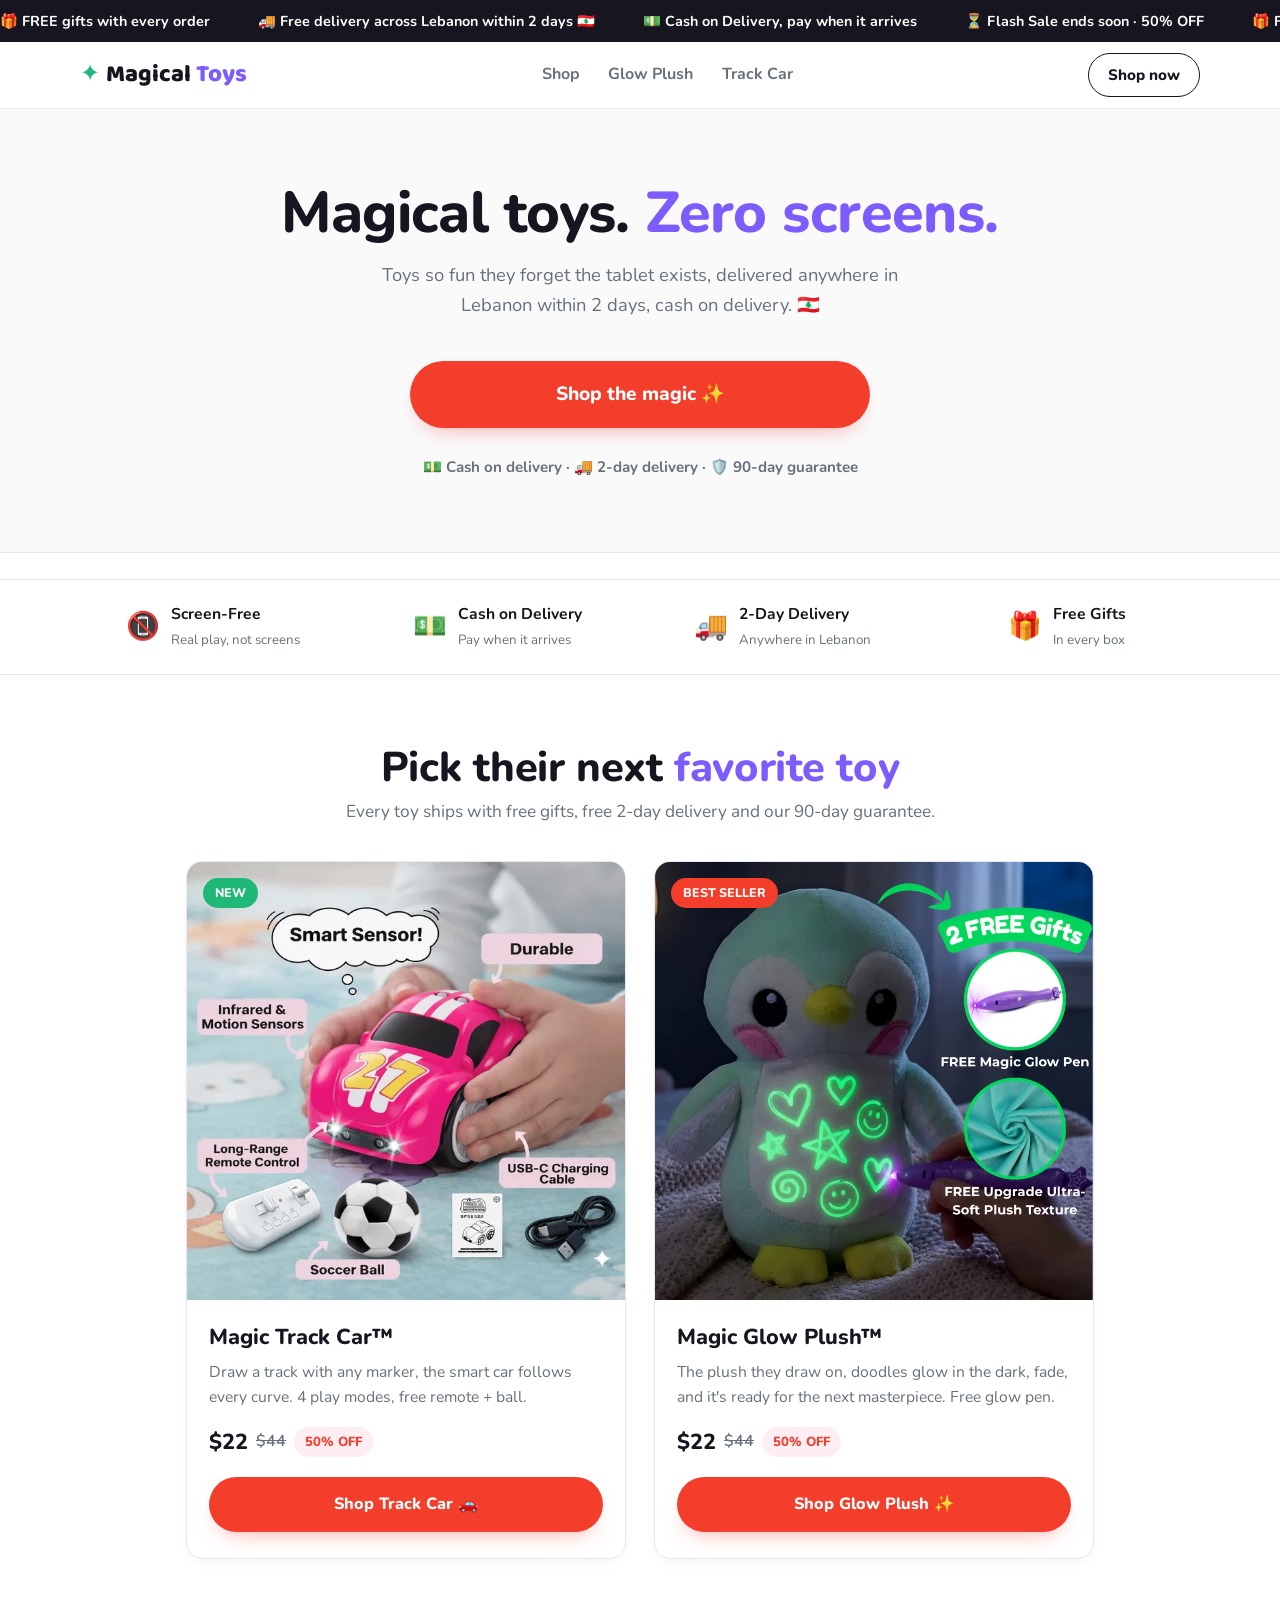
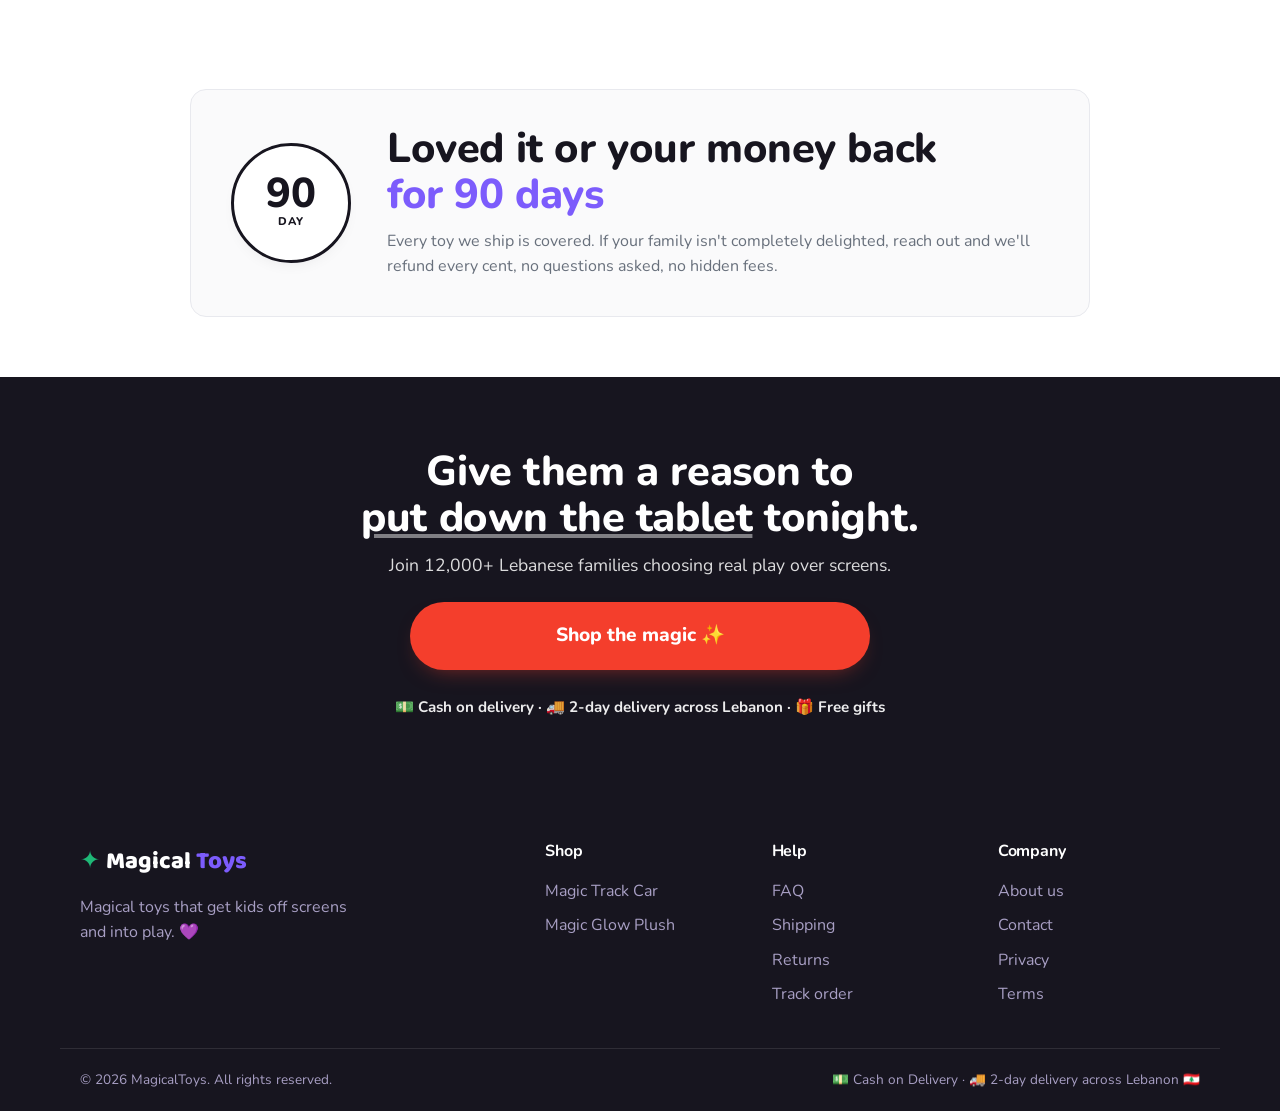
<file: index.html>
<!doctype html>
<html lang="en">

<head>
  <meta charset="utf-8" />
  <meta name="viewport" content="width=device-width, initial-scale=1" />
  <title>MagicalToys | Magical toys, zero screens | Cash on Delivery Lebanon</title>
  <meta name="description"
    content="Magical toys that get kids off screens and into play. Free 2-day delivery across Lebanon, cash on delivery, 90-day guarantee. Free gifts with every order." />
  <meta name="theme-color" content="#7c5cfc" />

  <!-- Favicon -->
  <link rel="icon" type="image/png" sizes="32x32" href="assets/favicon-32.png" />
  <link rel="icon" type="image/png" sizes="192x192" href="assets/favicon-192.png" />
  <link rel="apple-touch-icon" href="assets/apple-touch-icon.png" />

  <!-- Google Analytics -->
  <script async src="https://www.googletagmanager.com/gtag/js?id=G-8LR9YK1L20"></script>
  <script>
    window.dataLayer = window.dataLayer || [];
    function gtag() { dataLayer.push(arguments); }
    gtag('js', new Date());
    gtag('config', 'G-8LR9YK1L20');
  </script>

  <!-- Meta Pixel Code -->
  <script>
    !function(f,b,e,v,n,t,s)
    {if(f.fbq)return;n=f.fbq=function(){n.callMethod?
    n.callMethod.apply(n,arguments):n.queue.push(arguments)};
    if(!f._fbq)f._fbq=n;n.push=n;n.loaded=!0;n.version='2.0';
    n.queue=[];t=b.createElement(e);t.async=!0;
    t.src=v;s=b.getElementsByTagName(e)[0];
    s.parentNode.insertBefore(t,s)}(window, document,'script',
    'https://connect.facebook.net/en_US/fbevents.js');
    fbq('init', '1698271231394054');
    fbq('track', 'PageView');
  </script>
  <noscript><img height="1" width="1" style="display:none"
      src="https://www.facebook.com/tr?id=1698271231394054&ev=PageView&noscript=1" /></noscript>
  <!-- End Meta Pixel Code -->

  <!-- Open Graph -->
  <meta property="og:title" content="MagicalToys | Magical toys, zero screens" />
  <meta property="og:description"
    content="Toys that get kids off screens and into play. Free 2-day delivery across Lebanon, cash on delivery." />
  <meta property="og:image" content="assets/car-pink.webp" />
  <meta property="og:type" content="website" />

  <link rel="preconnect" href="https://fonts.googleapis.com" />
  <link rel="preconnect" href="https://fonts.gstatic.com" crossorigin />
  <link
    href="https://fonts.googleapis.com/css2?family=Baloo+2:wght@500;600;700;800&family=Nunito:wght@400;500;600;700;800&display=swap"
    rel="stylesheet" />
  <link rel="stylesheet" href="styles.css" />
</head>

<body>

  <!-- ===== Announcement bar ===== -->
  <div class="announce" id="announce">
    <div class="announce-track">
      <span>🎁 FREE gifts with every order</span>
      <span>🚚 Free delivery across Lebanon within 2 days 🇱🇧</span>
      <span>💵 Cash on Delivery, pay when it arrives</span>
      <span>⏳ Flash Sale ends soon · 50% OFF</span>
      <span aria-hidden="true">🎁 FREE gifts with every order</span>
      <span aria-hidden="true">🚚 Free delivery across Lebanon within 2 days 🇱🇧</span>
      <span aria-hidden="true">💵 Cash on Delivery, pay when it arrives</span>
      <span aria-hidden="true">⏳ Flash Sale ends soon · 50% OFF</span>
    </div>
  </div>

  <!-- ===== Header ===== -->
  <header class="header">
    <div class="wrap header-inner">
      <a href="index.html" class="logo" aria-label="MagicalToys home">
        <span class="logo-dot">✦</span> Magical<span class="logo-accent">Toys</span>
      </a>
      <nav class="nav" aria-label="Primary">
        <a href="#shop">Shop</a>
        <a href="glow-plush.html">Glow Plush</a>
        <a href="track-car.html">Track Car</a>
      </nav>
      <a href="#shop" class="btn-secondary header-cta">Shop now</a>
    </div>
  </header>

  <main id="top">

    <!-- ===== Home hero ===== -->
    <section class="home-hero">
      <div class="wrap-narrow">
        <h1>Magical toys. <span class="hl">Zero screens.</span></h1>
        <p>Toys so fun they forget the tablet exists, delivered anywhere in Lebanon within 2 days, cash on delivery.
          🇱🇧</p>
        <a href="#shop" class="btn-buy btn-buy-lg">Shop the magic ✨</a>
        <div class="final-trust dark">💵 Cash on delivery · 🚚 2-day delivery · 🛡️ 90-day guarantee</div>
      </div>
    </section>

    <!-- ===== Trust bar ===== -->
    <section class="trustbar">
      <div class="wrap trustbar-inner">
        <div class="trust-item"><span>📵</span>
          <div><strong>Screen-Free</strong><small>Real play, not screens</small></div>
        </div>
        <div class="trust-item"><span>💵</span>
          <div><strong>Cash on Delivery</strong><small>Pay when it arrives</small></div>
        </div>
        <div class="trust-item"><span>🚚</span>
          <div><strong>2-Day Delivery</strong><small>Anywhere in Lebanon</small></div>
        </div>
        <div class="trust-item"><span>🎁</span>
          <div><strong>Free Gifts</strong><small>In every box</small></div>
        </div>
      </div>
    </section>

    <!-- ===== Shop ===== -->
    <section class="shop" id="shop">
      <div class="wrap">
        <h2 class="center">Pick their next <span class="hl">favorite toy</span></h2>
        <p class="center sub">Every toy ships with free gifts, free 2-day delivery and our 90-day guarantee.</p>
        <div class="shop-grid">

          <a class="pcard" href="track-car.html">
            <span class="pcard-badge">NEW</span>
            <img src="assets/car-pink.webp" alt="Magic Track Car with remote control, soccer ball and USB-C cable" />
            <div class="pcard-body">
              <div class="pcard-name">Magic Track Car™</div>
              <p class="pcard-desc">Draw a track with any marker, the smart car follows every curve. 4 play modes,
                free remote + ball.</p>
              <div class="pcard-price">$22 <s>$44</s> <span class="price-tag">50% OFF</span></div>
              <span class="btn-buy">Shop Track Car 🚗</span>
            </div>
          </a>

          <a class="pcard" href="glow-plush.html">
            <span class="pcard-badge badge-hot">BEST SELLER</span>
            <img src="assets/NO_8_1.webp" alt="Magic Glow Plush glowing in the dark with free Magic Glow Pen" />
            <div class="pcard-body">
              <div class="pcard-name">Magic Glow Plush™</div>
              <p class="pcard-desc">The plush they draw on, doodles glow in the dark, fade, and it's ready for the next
                masterpiece. Free glow pen.</p>
              <div class="pcard-price">$22 <s>$44</s> <span class="price-tag">50% OFF</span></div>
              <span class="btn-buy">Shop Glow Plush ✨</span>
            </div>
          </a>

        </div>
      </div>
    </section>

    <!-- ===== Guarantee ===== -->
    <section class="guarantee">
      <div class="wrap guarantee-inner">
        <div class="guarantee-badge">
          <div class="g-circle"><span>90</span><small>DAY</small></div>
        </div>
        <div>
          <h2>Loved it or your money back <span class="hl">for 90 days</span></h2>
          <p>Every toy we ship is covered. If your family isn't completely delighted, reach out and we'll refund every
            cent, no questions asked, no hidden fees.</p>
        </div>
      </div>
    </section>

    <!-- ===== Final CTA ===== -->
    <section class="final-cta">
      <div class="wrap-narrow center">
        <h2>Give them a reason to <span class="hl">put down the tablet</span> tonight.</h2>
        <p>Join 12,000+ Lebanese families choosing real play over screens.</p>
        <a href="#shop" class="btn-buy btn-buy-lg">Shop the magic ✨</a>
        <div class="final-trust">💵 Cash on delivery · 🚚 2-day delivery across Lebanon · 🎁 Free gifts</div>
      </div>
    </section>
  </main>

  <!-- ===== Footer ===== -->
  <footer class="footer">
    <div class="wrap footer-inner">
      <div class="footer-brand">
        <a href="index.html" class="logo"><span class="logo-dot">✦</span> Magical<span
            class="logo-accent">Toys</span></a>
        <p>Magical toys that get kids off screens and into play. 💜</p>
      </div>
      <div class="footer-cols">
        <div>
          <h4>Shop</h4>
          <a href="track-car.html">Magic Track Car</a>
          <a href="glow-plush.html">Magic Glow Plush</a>
        </div>
        <div>
          <h4>Help</h4>
          <a href="glow-plush.html#faq">FAQ</a>
          <a href="#">Shipping</a>
          <a href="#">Returns</a>
          <a href="#">Track order</a>
        </div>
        <div>
          <h4>Company</h4>
          <a href="#">About us</a>
          <a href="#">Contact</a>
          <a href="#">Privacy</a>
          <a href="#">Terms</a>
        </div>
      </div>
    </div>
    <div class="footer-bottom">
      <span>© 2026 MagicalToys. All rights reserved.</span>
      <span>💵 Cash on Delivery · 🚚 2-day delivery across Lebanon 🇱🇧</span>
    </div>
  </footer>

</body>

</html>
</file>
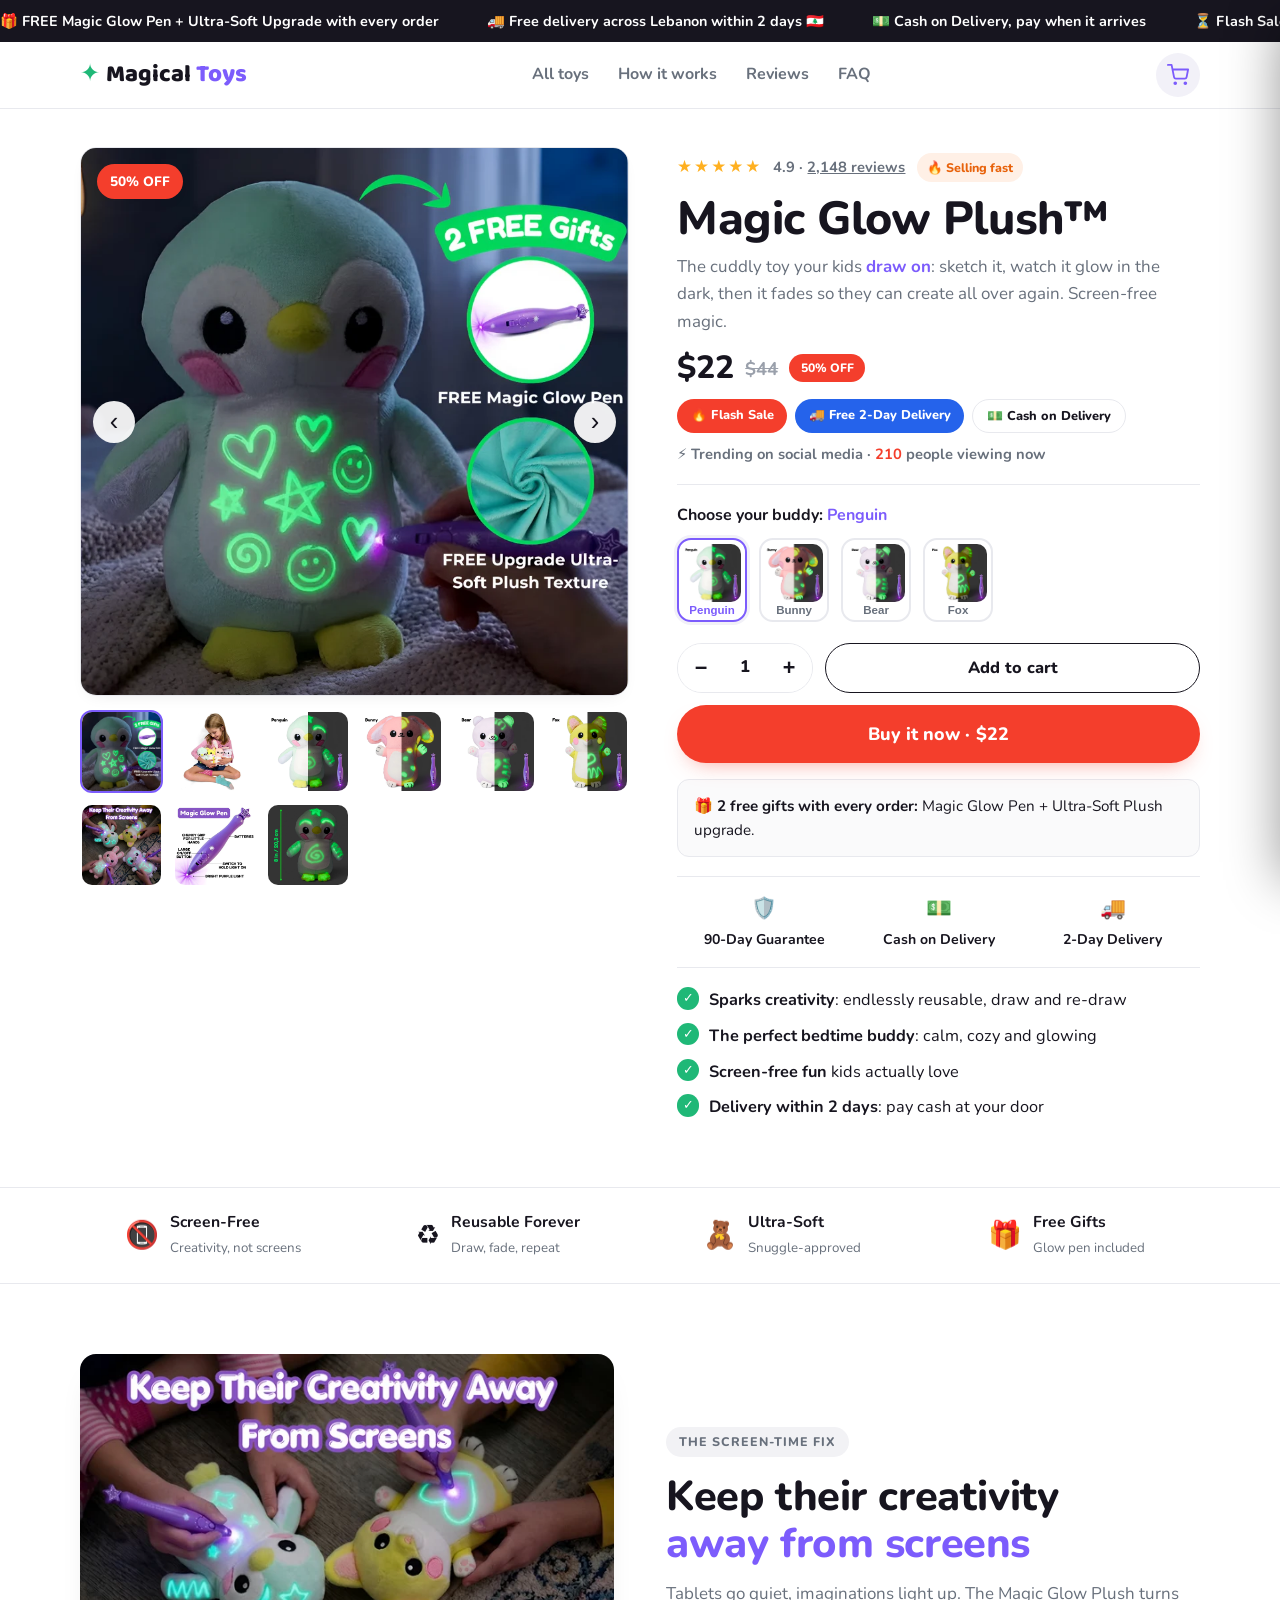
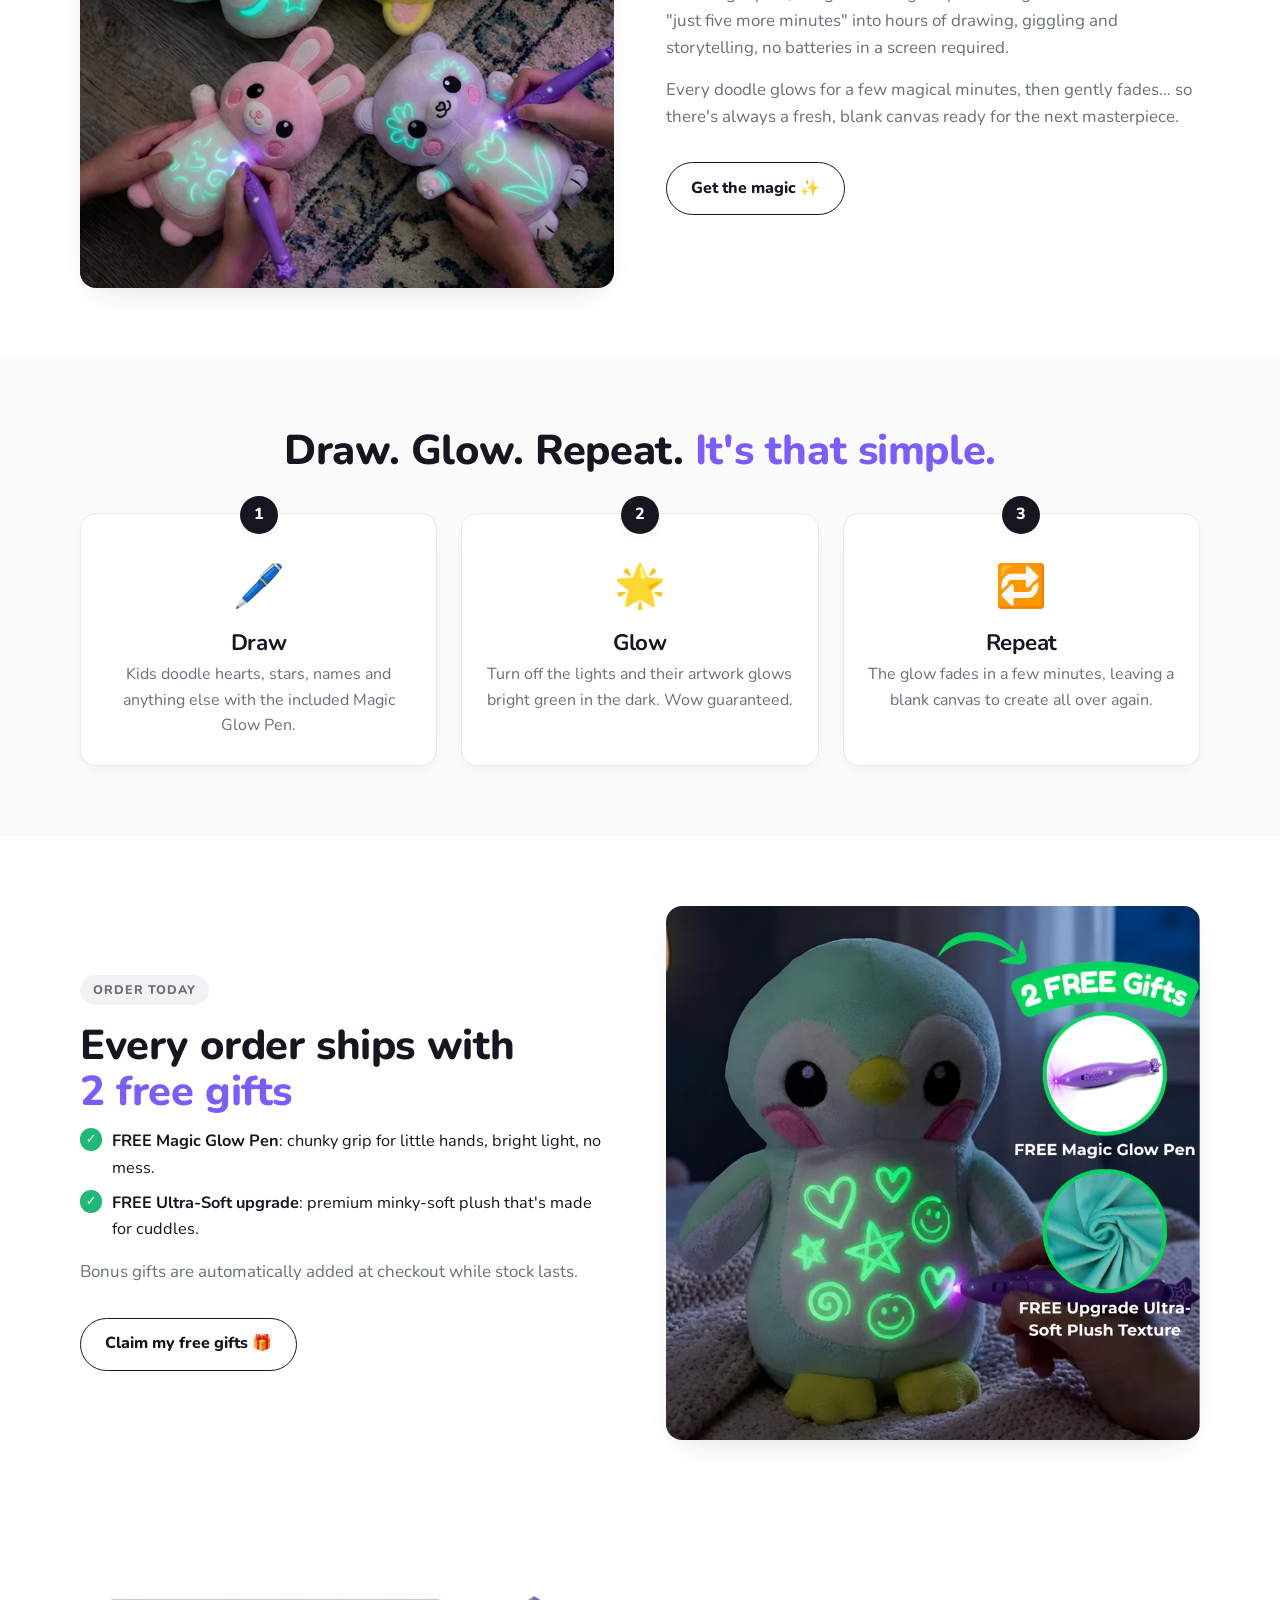
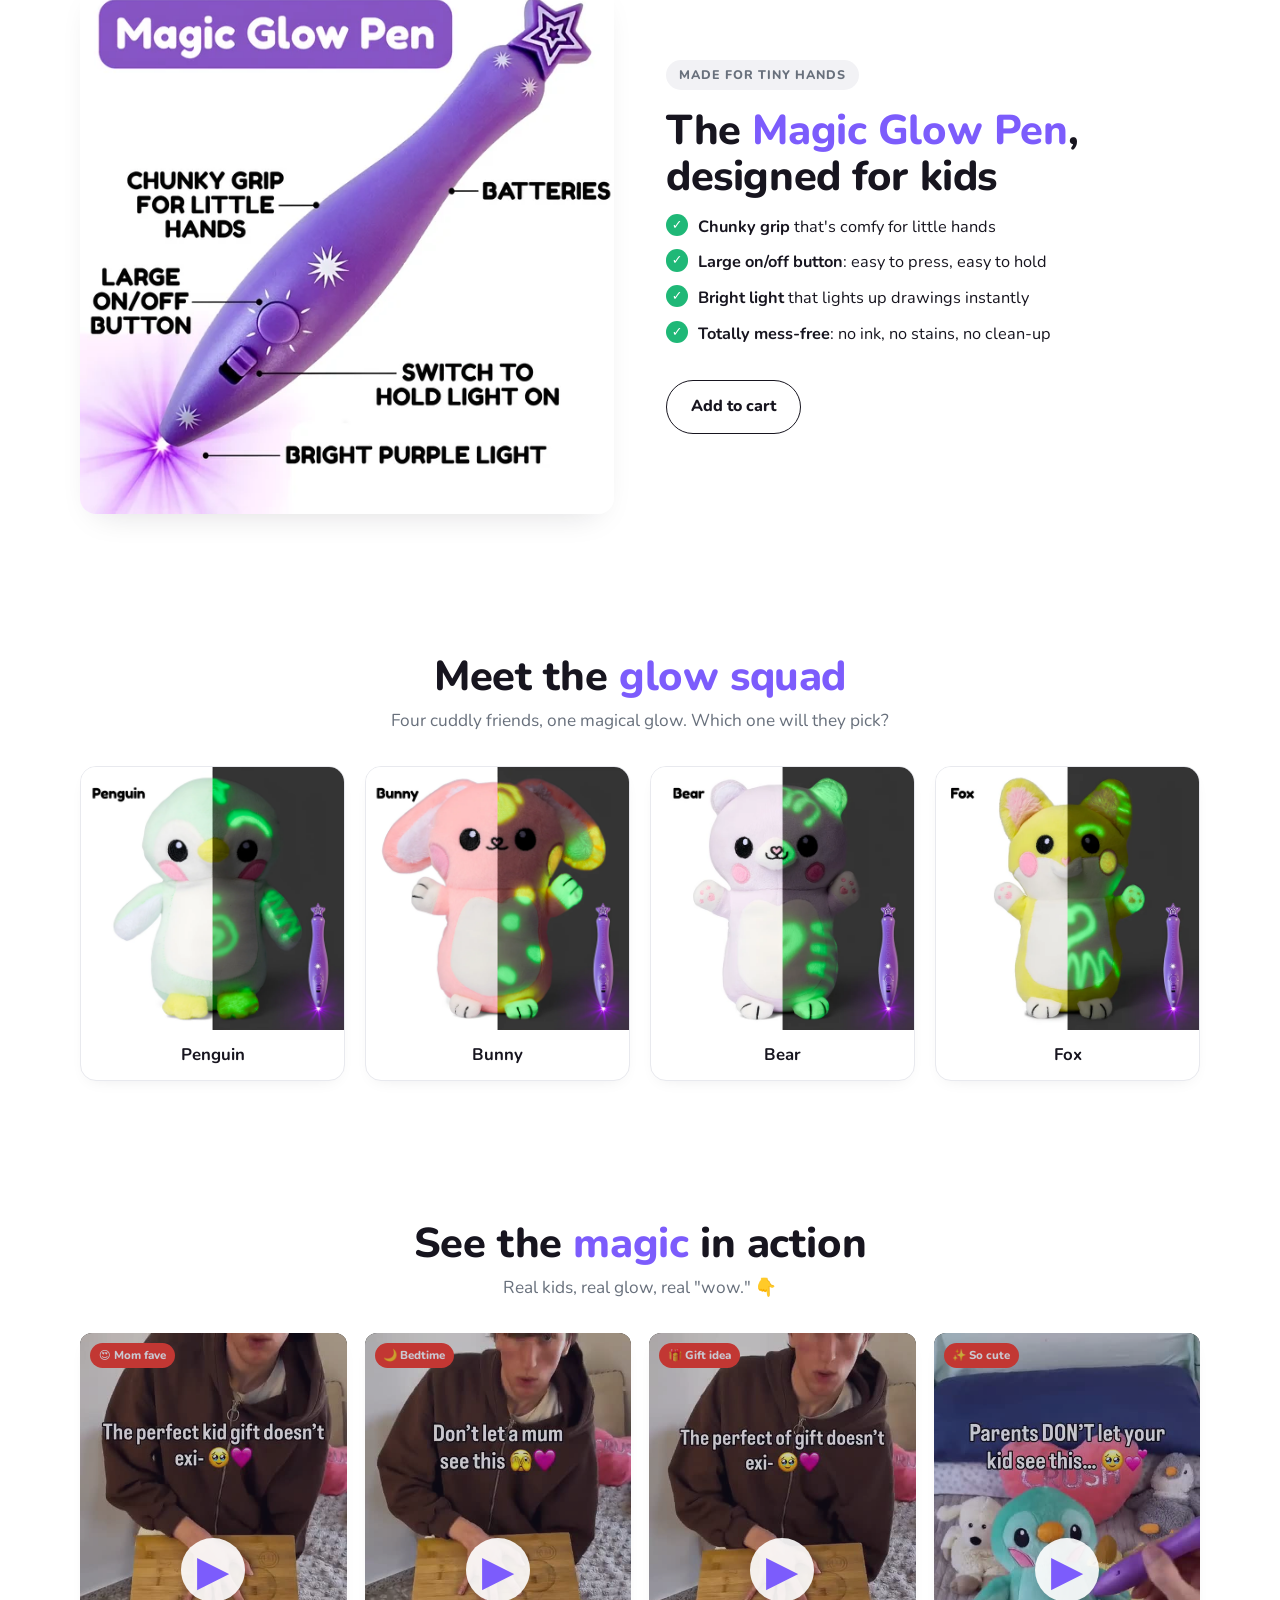
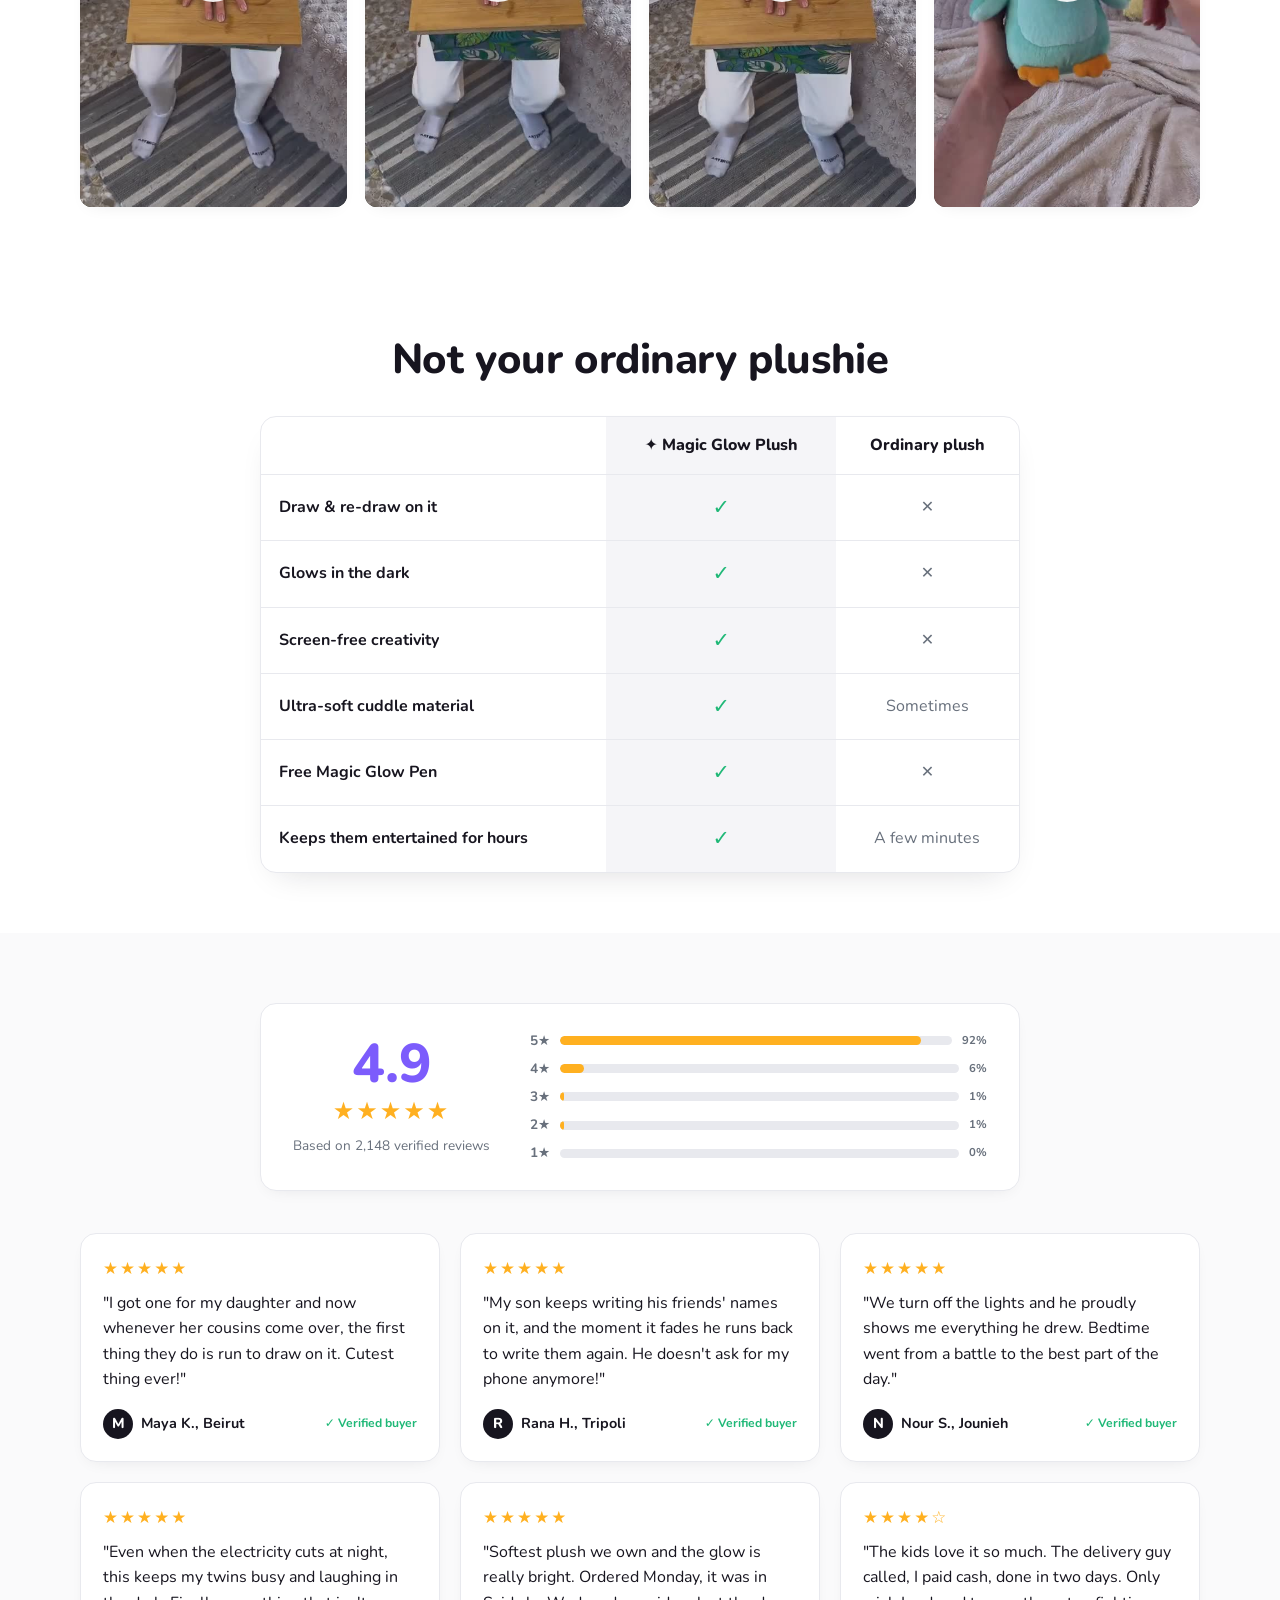
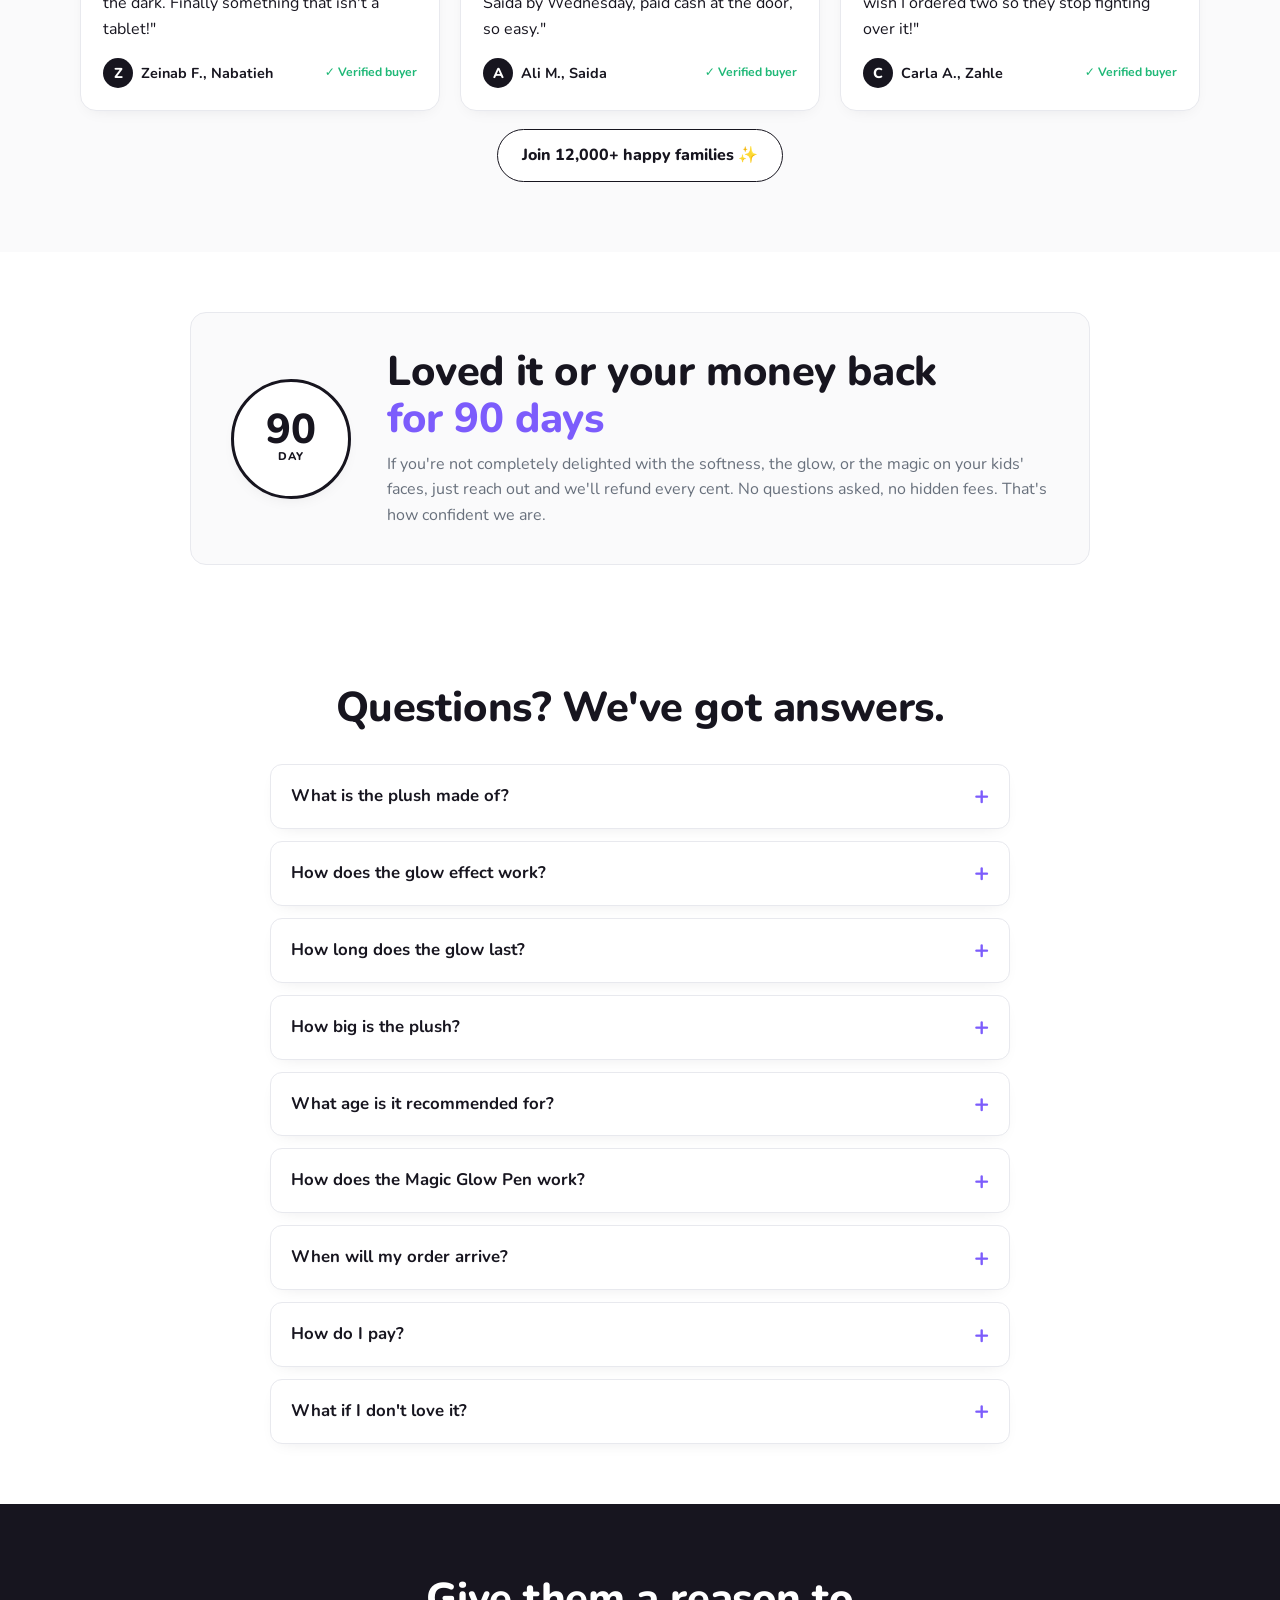
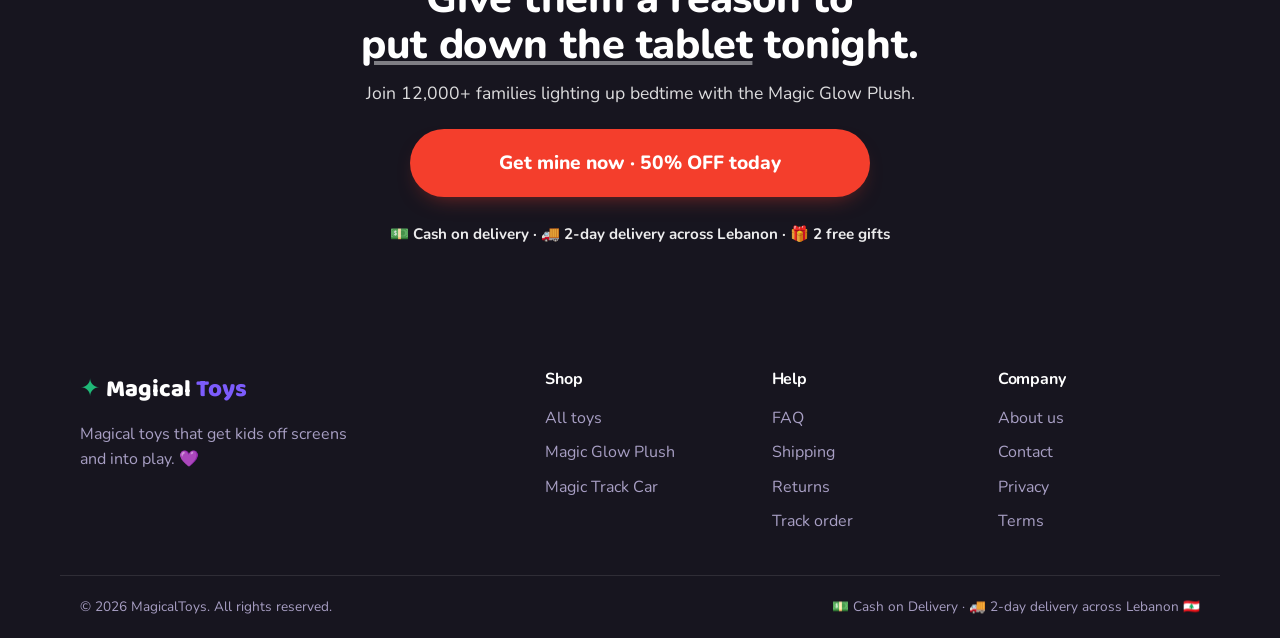
<file: glow-plush.html>
<!doctype html>
<html lang="en">

<head>
  <meta charset="utf-8" />
  <meta name="viewport" content="width=device-width, initial-scale=1" />
  <title>Magic Glow Plush™ | Cash on Delivery across Lebanon | MagicalToys</title>
  <meta name="description"
    content="The plush toy kids draw on! Sketch with the Magic Glow Pen, watch it glow in the dark, then it fades so they can create again. Screen-free magic. Free Magic Glow Pen included." />
  <meta name="theme-color" content="#7c5cfc" />

  <!-- Favicon -->
  <link rel="icon" type="image/png" sizes="32x32" href="assets/favicon-32.png" />
  <link rel="icon" type="image/png" sizes="192x192" href="assets/favicon-192.png" />
  <link rel="apple-touch-icon" href="assets/apple-touch-icon.png" />

  <!-- Google Analytics -->
  <script async src="https://www.googletagmanager.com/gtag/js?id=G-8LR9YK1L20"></script>
  <script>
    window.dataLayer = window.dataLayer || [];
    function gtag() { dataLayer.push(arguments); }
    gtag('js', new Date());
    gtag('config', 'G-8LR9YK1L20');
  </script>

  <!-- Meta Pixel Code -->
  <script>
    !function(f,b,e,v,n,t,s)
    {if(f.fbq)return;n=f.fbq=function(){n.callMethod?
    n.callMethod.apply(n,arguments):n.queue.push(arguments)};
    if(!f._fbq)f._fbq=n;n.push=n;n.loaded=!0;n.version='2.0';
    n.queue=[];t=b.createElement(e);t.async=!0;
    t.src=v;s=b.getElementsByTagName(e)[0];
    s.parentNode.insertBefore(t,s)}(window, document,'script',
    'https://connect.facebook.net/en_US/fbevents.js');
    fbq('init', '1698271231394054');
    fbq('track', 'PageView');
  </script>
  <noscript><img height="1" width="1" style="display:none"
      src="https://www.facebook.com/tr?id=1698271231394054&ev=PageView&noscript=1" /></noscript>
  <!-- End Meta Pixel Code -->

  <!-- Open Graph -->
  <meta property="og:title" content="Magic Glow Plush™: Draw, Glow & Repeat" />
  <meta property="og:description"
    content="Screen-free creativity your kids will beg for. Draw, glow in the dark, fade, repeat. Free Magic Glow Pen included." />
  <meta property="og:image" content="assets/NO_8_1.webp" />
  <meta property="og:type" content="product" />

  <link rel="preconnect" href="https://fonts.googleapis.com" />
  <link rel="preconnect" href="https://fonts.gstatic.com" crossorigin />
  <link
    href="https://fonts.googleapis.com/css2?family=Baloo+2:wght@500;600;700;800&family=Nunito:wght@400;500;600;700;800&display=swap"
    rel="stylesheet" />
  <link rel="stylesheet" href="styles.css" />
</head>

<body>

  <!-- ===== Announcement bar ===== -->
  <div class="announce" id="announce">
    <div class="announce-track">
      <span>🎁 FREE Magic Glow Pen + Ultra-Soft Upgrade with every order</span>
      <span>🚚 Free delivery across Lebanon within 2 days 🇱🇧</span>
      <span>💵 Cash on Delivery, pay when it arrives</span>
      <span>⏳ Flash Sale ends soon · 50% OFF</span>
      <span aria-hidden="true">🎁 FREE Magic Glow Pen + Ultra-Soft Upgrade with every order</span>
      <span aria-hidden="true">🚚 Free delivery across Lebanon within 2 days 🇱🇧</span>
      <span aria-hidden="true">💵 Cash on Delivery, pay when it arrives</span>
      <span aria-hidden="true">⏳ Flash Sale ends soon · 50% OFF</span>
    </div>
  </div>

  <!-- ===== Header ===== -->
  <header class="header">
    <div class="wrap header-inner">
      <a href="index.html" class="logo" aria-label="MagicalToys home">
        <span class="logo-dot">✦</span> Magical<span class="logo-accent">Toys</span>
      </a>
      <nav class="nav" aria-label="Primary">
        <a href="index.html">All toys</a>
        <a href="#how">How it works</a>
        <a href="#reviews">Reviews</a>
        <a href="#faq">FAQ</a>
      </nav>
      <button class="cart-btn" id="cartOpen" aria-label="Open cart">
        <svg viewBox="0 0 24 24" width="22" height="22" fill="none" stroke="currentColor" stroke-width="2"
          stroke-linecap="round" stroke-linejoin="round">
          <circle cx="9" cy="21" r="1" />
          <circle cx="20" cy="21" r="1" />
          <path d="M1 1h4l2.68 13.39a2 2 0 0 0 2 1.61h9.72a2 2 0 0 0 2-1.61L23 6H6" />
        </svg>
        <span class="cart-count" id="cartCount">0</span>
      </button>
    </div>
  </header>

  <main id="top">

    <!-- ===== Product / Hero ===== -->
    <section class="product wrap" id="buy">
      <!-- Gallery -->
      <div class="gallery">
        <div class="gallery-main">
          <span class="badge-save">50% OFF</span>
          <button class="gal-arrow gal-prev" id="galPrev" aria-label="Previous image">‹</button>
          <img id="galMain" src="assets/NO_8_1.webp"
            alt="Magic Glow Plush penguin glowing in the dark with 2 free gifts" />
          <button class="gal-arrow gal-next" id="galNext" aria-label="Next image">›</button>
        </div>
        <div class="thumbs" id="thumbs"><!-- injected by JS --></div>
      </div>

      <!-- Buy box -->
      <div class="buybox">
        <div class="rating-row">
          <span class="stars" aria-hidden="true">★★★★★</span>
          <span class="rating-text">4.9 · <a href="#reviews">2,148 reviews</a></span>
          <span class="pill-hot">🔥 Selling fast</span>
        </div>

        <h1 class="p-title">Magic Glow Plush™</h1>
        <p class="p-sub">The cuddly toy your kids <em>draw on</em>: sketch it, watch it glow in the dark, then it fades
          so they can create all over again. Screen-free magic.</p>

        <div class="price-row2">
          <span class="price-now2">$22</span>
          <span class="price-was2">$44</span>
          <span class="save-pill">50% OFF</span>
        </div>

        <div class="promo-pills">
          <span class="pill pill-red">🔥 Flash Sale</span>
          <span class="pill pill-blue">🚚 Free 2-Day Delivery</span>
          <span class="pill pill-gray">💵 Cash on Delivery</span>
        </div>
        <p class="trending">⚡ Trending on social media · <strong class="u-num" id="viewersNow">214</strong> people
          viewing now</p>

        <hr class="bb-div" />

        <!-- Variant -->
        <div class="option-block">
          <div class="option-label">Choose your buddy: <strong id="variantName">Penguin</strong></div>
          <div class="swatches" id="swatches"><!-- injected by JS --></div>
        </div>

        <!-- Quantity + Add to cart -->
        <div class="buy-controls">
          <div class="qty-row">
            <button type="button" id="qtyMinus" aria-label="Decrease quantity">−</button>
            <span class="qty-val" id="qtyValue">1</span>
            <button type="button" id="qtyPlus" aria-label="Increase quantity">+</button>
          </div>
          <button class="btn-outline" id="buyInstant">Add to cart</button>
        </div>
        <button class="btn-buy btn-buynow" id="buyNow">Buy it now · <span id="ctaPrice">$22</span></button>

        <p class="gift-note">🎁 <strong>2 free gifts with every order:</strong> Magic Glow Pen + Ultra-Soft Plush
          upgrade.</p>

        <div class="trust-row">
          <div><span>🛡️</span>90-Day Guarantee</div>
          <div><span>💵</span>Cash on Delivery</div>
          <div><span>🚚</span>2-Day Delivery</div>
        </div>

        <!-- Benefits -->
        <ul class="check-list benefits-list">
          <li><strong>Sparks creativity</strong>: endlessly reusable, draw and re-draw</li>
          <li><strong>The perfect bedtime buddy</strong>: calm, cozy and glowing</li>
          <li><strong>Screen-free fun</strong> kids actually love</li>
          <li><strong>Delivery within 2 days</strong>: pay cash at your door</li>
        </ul>

      </div>
    </section>

    <!-- ===== Trust bar ===== -->
    <section class="trustbar">
      <div class="wrap trustbar-inner">
        <div class="trust-item"><span>📵</span>
          <div><strong>Screen-Free</strong><small>Creativity, not screens</small></div>
        </div>
        <div class="trust-item"><span>♻️</span>
          <div><strong>Reusable Forever</strong><small>Draw, fade, repeat</small></div>
        </div>
        <div class="trust-item"><span>🧸</span>
          <div><strong>Ultra-Soft</strong><small>Snuggle-approved</small></div>
        </div>
        <div class="trust-item"><span>🎁</span>
          <div><strong>Free Gifts</strong><small>Glow pen included</small></div>
        </div>
      </div>
    </section>

    <!-- ===== Problem / hook ===== -->
    <section class="feature wrap" id="how">
      <div class="feature-media">
        <img src="assets/NO_10_1.webp" alt="Four children drawing on their glow plush toys with the magic pen" />
      </div>
      <div class="feature-text">
        <span class="eyebrow">The screen-time fix</span>
        <h2>Keep their creativity <span class="hl">away from screens</span></h2>
        <p>Tablets go quiet, imaginations light up. The Magic Glow Plush turns "just five more minutes" into hours of
          drawing, giggling and storytelling, no batteries in a screen required.</p>
        <p>Every doodle glows for a few magical minutes, then gently fades… so there's always a fresh, blank canvas
          ready for the next masterpiece.</p>
        <a href="#buy" class="btn-secondary">Get the magic ✨</a>
      </div>
    </section>

    <!-- ===== How it works: 3 steps ===== -->
    <section class="steps">
      <div class="wrap">
        <h2 class="center">Draw. Glow. Repeat. <span class="hl">It's that simple.</span></h2>
        <div class="steps-grid">
          <div class="step">
            <div class="step-num">1</div>
            <div class="step-emoji">🖊️</div>
            <h3>Draw</h3>
            <p>Kids doodle hearts, stars, names and anything else with the included Magic Glow Pen.</p>
          </div>
          <div class="step">
            <div class="step-num">2</div>
            <div class="step-emoji">🌟</div>
            <h3>Glow</h3>
            <p>Turn off the lights and their artwork glows bright green in the dark. Wow guaranteed.</p>
          </div>
          <div class="step">
            <div class="step-num">3</div>
            <div class="step-emoji">🔁</div>
            <h3>Repeat</h3>
            <p>The glow fades in a few minutes, leaving a blank canvas to create all over again.</p>
          </div>
        </div>
      </div>
    </section>

    <!-- ===== Feature: free gifts ===== -->
    <section class="feature wrap reverse">
      <div class="feature-media">
        <img src="assets/NO_8_1.webp" alt="Glow plush with 2 free gifts: Magic Glow Pen and ultra-soft plush upgrade" />
      </div>
      <div class="feature-text">
        <span class="eyebrow">Order today</span>
        <h2>Every order ships with <span class="hl">2 free gifts</span></h2>
        <ul class="check-list">
          <li><strong>FREE Magic Glow Pen</strong>: chunky grip for little hands, bright light, no mess.</li>
          <li><strong>FREE Ultra-Soft upgrade</strong>: premium minky-soft plush that's made for cuddles.</li>
        </ul>
        <p class="fineprint">Bonus gifts are automatically added at checkout while stock lasts.</p>
        <a href="#buy" class="btn-secondary">Claim my free gifts 🎁</a>
      </div>
    </section>

    <!-- ===== Feature: the pen ===== -->
    <section class="feature wrap">
      <div class="feature-media">
        <img src="assets/NO_9_1.webp" alt="Magic Glow Pen features: chunky grip, large on/off button, bright light" />
      </div>
      <div class="feature-text">
        <span class="eyebrow">Made for tiny hands</span>
        <h2>The <span class="hl">Magic Glow Pen</span>, designed for kids</h2>
        <ul class="check-list">
          <li><strong>Chunky grip</strong> that's comfy for little hands</li>
          <li><strong>Large on/off button</strong>: easy to press, easy to hold</li>
          <li><strong>Bright light</strong> that lights up drawings instantly</li>
          <li><strong>Totally mess-free</strong>: no ink, no stains, no clean-up</li>
        </ul>
        <a href="#buy" class="btn-secondary">Add to cart</a>
      </div>
    </section>

    <!-- ===== Variants showcase ===== -->
    <section class="variants-show">
      <div class="wrap">
        <h2 class="center">Meet the <span class="hl">glow squad</span></h2>
        <p class="center sub">Four cuddly friends, one magical glow. Which one will they pick?</p>
        <div class="variants-grid" id="variantsGrid"><!-- injected by JS --></div>
      </div>
    </section>

    <!-- ===== Video section ===== -->
    <section class="videos">
      <div class="wrap">
        <h2 class="center">See the <span class="hl">magic</span> in action</h2>
        <p class="center sub">Real kids, real glow, real "wow." 👇</p>
        <div class="video-grid" id="videoGrid"><!-- injected by JS --></div>
      </div>
    </section>

    <!-- ===== Comparison ===== -->
    <section class="compare">
      <div class="wrap">
        <h2 class="center">Not your ordinary plushie</h2>
        <div class="compare-card">
          <table>
            <thead>
              <tr>
                <th></th>
                <th class="col-us">✦ Magic Glow Plush</th>
                <th>Ordinary plush</th>
              </tr>
            </thead>
            <tbody>
              <tr>
                <td>Draw & re-draw on it</td>
                <td class="yes">✓</td>
                <td class="no">✕</td>
              </tr>
              <tr>
                <td>Glows in the dark</td>
                <td class="yes">✓</td>
                <td class="no">✕</td>
              </tr>
              <tr>
                <td>Screen-free creativity</td>
                <td class="yes">✓</td>
                <td class="no">✕</td>
              </tr>
              <tr>
                <td>Ultra-soft cuddle material</td>
                <td class="yes">✓</td>
                <td class="no">Sometimes</td>
              </tr>
              <tr>
                <td>Free Magic Glow Pen</td>
                <td class="yes">✓</td>
                <td class="no">✕</td>
              </tr>
              <tr>
                <td>Keeps them entertained for hours</td>
                <td class="yes">✓</td>
                <td class="no">A few minutes</td>
              </tr>
            </tbody>
          </table>
        </div>
      </div>
    </section>

    <!-- ===== Reviews ===== -->
    <section class="reviews" id="reviews">
      <div class="wrap">
        <div class="reviews-head">
          <div class="reviews-score">
            <div class="big-score">4.9</div>
            <div class="stars big" aria-hidden="true">★★★★★</div>
            <div class="reviews-count">Based on 2,148 verified reviews</div>
          </div>
          <div class="reviews-bars">
            <div class="bar-row"><span>5★</span>
              <div class="bar"><span style="width:92%"></span></div><small>92%</small>
            </div>
            <div class="bar-row"><span>4★</span>
              <div class="bar"><span style="width:6%"></span></div><small>6%</small>
            </div>
            <div class="bar-row"><span>3★</span>
              <div class="bar"><span style="width:1%"></span></div><small>1%</small>
            </div>
            <div class="bar-row"><span>2★</span>
              <div class="bar"><span style="width:1%"></span></div><small>1%</small>
            </div>
            <div class="bar-row"><span>1★</span>
              <div class="bar"><span style="width:0%"></span></div><small>0%</small>
            </div>
          </div>
        </div>

        <div class="review-grid">
          <figure class="review">
            <div class="stars" aria-hidden="true">★★★★★</div>
            <blockquote>"I got one for my daughter and now whenever her cousins come over, the first thing they do is
              run to draw on it. Cutest thing ever!"</blockquote>
            <figcaption><span class="avatar">M</span> Maya K., Beirut <span class="verified">✓ Verified buyer</span>
            </figcaption>
          </figure>
          <figure class="review">
            <div class="stars" aria-hidden="true">★★★★★</div>
            <blockquote>"My son keeps writing his friends' names on it, and the moment it fades he runs back to write
              them again. He doesn't ask for my phone anymore!"</blockquote>
            <figcaption><span class="avatar">R</span> Rana H., Tripoli <span class="verified">✓ Verified buyer</span>
            </figcaption>
          </figure>
          <figure class="review">
            <div class="stars" aria-hidden="true">★★★★★</div>
            <blockquote>"We turn off the lights and he proudly shows me everything he drew. Bedtime went from a battle
              to the best part of the day."</blockquote>
            <figcaption><span class="avatar">N</span> Nour S., Jounieh <span class="verified">✓ Verified buyer</span>
            </figcaption>
          </figure>
          <figure class="review">
            <div class="stars" aria-hidden="true">★★★★★</div>
            <blockquote>"Even when the electricity cuts at night, this keeps my twins busy and laughing in the dark.
              Finally something that isn't a tablet!"</blockquote>
            <figcaption><span class="avatar">Z</span> Zeinab F., Nabatieh <span class="verified">✓ Verified
                buyer</span></figcaption>
          </figure>
          <figure class="review">
            <div class="stars" aria-hidden="true">★★★★★</div>
            <blockquote>"Softest plush we own and the glow is really bright. Ordered Monday, it was in Saida by
              Wednesday, paid cash at the door, so easy."</blockquote>
            <figcaption><span class="avatar">A</span> Ali M., Saida <span class="verified">✓ Verified buyer</span>
            </figcaption>
          </figure>
          <figure class="review">
            <div class="stars" aria-hidden="true">★★★★☆</div>
            <blockquote>"The kids love it so much. The delivery guy called, I paid cash, done in two days. Only wish I
              ordered two so they stop fighting over it!"</blockquote>
            <figcaption><span class="avatar">C</span> Carla A., Zahle <span class="verified">✓ Verified buyer</span>
            </figcaption>
          </figure>
        </div>
        <div class="center"><a href="#buy" class="btn-secondary">Join 12,000+ happy families ✨</a></div>
      </div>
    </section>

    <!-- ===== Guarantee ===== -->
    <section class="guarantee">
      <div class="wrap guarantee-inner">
        <div class="guarantee-badge">
          <div class="g-circle"><span>90</span><small>DAY</small></div>
        </div>
        <div>
          <h2>Loved it or your money back <span class="hl">for 90 days</span></h2>
          <p>If you're not completely delighted with the softness, the glow, or the magic on your kids' faces, just
            reach out and we'll refund every cent. No questions asked, no hidden fees. That's how confident we are.</p>
        </div>
      </div>
    </section>

    <!-- ===== FAQ ===== -->
    <section class="faq" id="faq">
      <div class="wrap-narrow">
        <h2 class="center">Questions? We've got answers.</h2>
        <div class="faq-list">
          <details>
            <summary>What is the plush made of?</summary>
            <p>Each Magic Glow Plush is made with soft, luminous polyester plush (similar to minky/microfleece) and
              filled with fluffy PP cotton, safe, huggable and machine-lovable.</p>
          </details>
          <details>
            <summary>How does the glow effect work?</summary>
            <p>Use the included Magic Glow Pen to draw on the plush. The pen's special light activates the luminous
              fabric so your drawing glows brightly in the dark. No ink, no mess.</p>
          </details>
          <details>
            <summary>How long does the glow last?</summary>
            <p>Drawings naturally fade within a few minutes, giving kids a fresh blank canvas to create again and again, endlessly reusable.</p>
          </details>
          <details>
            <summary>How big is the plush?</summary>
            <p>It measures approximately 8 inches (20.3 cm), the perfect huggable size for little hands and bedtime
              cuddles.</p>
          </details>
          <details>
            <summary>What age is it recommended for?</summary>
            <p>Recommended for children ages 1 and up. It's a hit with toddlers, big kids and (secretly) grown-ups too.
            </p>
          </details>
          <details>
            <summary>How does the Magic Glow Pen work?</summary>
            <p>The pen uses a bright, safe light with a large power button and an ergonomic grip made for little hands.
              It runs on 4 AA batteries and includes a switch to keep the light on.</p>
          </details>
          <details>
            <summary>When will my order arrive?</summary>
            <p>Fast! We deliver anywhere in Lebanon within <strong>2 days</strong>: Beirut, the mountains, the south,
              the Bekaa, everywhere. Delivery is free. 🇱🇧</p>
          </details>
          <details>
            <summary>How do I pay?</summary>
            <p>Cash on delivery only, no card and no upfront payment needed. Order now and simply pay the driver in
              cash when your Glow Plush arrives at your door. 💵</p>
          </details>
          <details>
            <summary>What if I don't love it?</summary>
            <p>You're covered by our 90-day money-back guarantee. If it's not magical for your family, we'll refund you
              in full.</p>
          </details>
        </div>
      </div>
    </section>

    <!-- ===== Final CTA ===== -->
    <section class="final-cta">
      <div class="wrap-narrow center">
        <h2>Give them a reason to <span class="hl">put down the tablet</span> tonight.</h2>
        <p>Join 12,000+ families lighting up bedtime with the Magic Glow Plush.</p>
        <a href="#buy" class="btn-buy btn-buy-lg">Get mine now · 50% OFF today</a>
        <div class="final-trust">💵 Cash on delivery · 🚚 2-day delivery across Lebanon · 🎁 2 free gifts</div>
      </div>
    </section>
  </main>

  <!-- ===== Footer ===== -->
  <footer class="footer">
    <div class="wrap footer-inner">
      <div class="footer-brand">
        <a href="index.html" class="logo"><span class="logo-dot">✦</span> Magical<span
            class="logo-accent">Toys</span></a>
        <p>Magical toys that get kids off screens and into play. 💜</p>
      </div>
      <div class="footer-cols">
        <div>
          <h4>Shop</h4>
          <a href="index.html">All toys</a>
          <a href="glow-plush.html">Magic Glow Plush</a>
          <a href="track-car.html">Magic Track Car</a>
        </div>
        <div>
          <h4>Help</h4>
          <a href="#faq">FAQ</a>
          <a href="#">Shipping</a>
          <a href="#">Returns</a>
          <a href="#">Track order</a>
        </div>
        <div>
          <h4>Company</h4>
          <a href="#">About us</a>
          <a href="#">Contact</a>
          <a href="#">Privacy</a>
          <a href="#">Terms</a>
        </div>
      </div>
    </div>
    <div class="footer-bottom">
      <span>© 2026 MagicalToys. All rights reserved.</span>
      <span>💵 Cash on Delivery · 🚚 2-day delivery across Lebanon 🇱🇧</span>
    </div>
  </footer>

  <!-- ===== Mobile sticky buy bar ===== -->
  <div class="sticky-buy" id="stickyBuy">
    <div class="sticky-info">
      <span class="sticky-name">Magic Glow Plush™</span>
      <span class="sticky-price"><strong id="stickyPrice">$22</strong> <s>$44</s></span>
    </div>
    <button class="btn-buy" id="stickyBtn">Add to Cart</button>
  </div>

  <!-- ===== Cart drawer ===== -->
  <div class="drawer-overlay" id="drawerOverlay"></div>
  <aside class="cart-drawer" id="cartDrawer" aria-label="Your cart" aria-hidden="true">
    <div class="drawer-head">
      <h3>Your cart 🛒</h3>
      <button class="drawer-close" id="cartClose" aria-label="Close cart">✕</button>
    </div>
    <div class="drawer-body" id="drawerBody">
      <p class="cart-empty" id="cartEmpty">Your cart is empty, let's fix that! 💜</p>
      <div id="cartItems"></div>
    </div>
    <div class="drawer-foot" id="drawerFoot" hidden>
      <div class="free-ship-note">🚚 FREE <strong>2-day delivery</strong> anywhere in Lebanon + 2 free gifts 🎁</div>
      <div class="drawer-total"><span>Total</span><strong id="cartTotal">$0.00</strong></div>
      <button class="btn-buy" id="checkoutBtn">Order now · Cash on Delivery →</button>
      <p class="drawer-fine">💵 Pay cash when it arrives · 90-day money-back guarantee</p>
    </div>
  </aside>

  <!-- ===== Checkout modal ===== -->
  <div class="modal-overlay" id="checkoutOverlay">
    <div class="modal" role="dialog" aria-modal="true" aria-labelledby="coTitle">
      <button class="modal-close" id="checkoutClose" aria-label="Close">✕</button>
      <div id="checkoutView">
        <h3 id="coTitle">Almost yours! 🎉</h3>
        <p class="modal-sub">Pay <strong>cash on delivery</strong> 💵, we deliver anywhere in Lebanon within <strong>2
            days</strong>. 🇱🇧</p>
        <div class="co-summary" id="coSummary"></div>
        <form id="checkoutForm" class="co-form" novalidate>
          <div class="co-row">
            <label>Full name *<input name="name" required autocomplete="name" placeholder="Rami Khoury" /></label>
          </div>
          <div class="co-row two">
            <label>Mobile * <span class="lbl-hint">(Lebanese number)</span><input name="phone" id="coPhone" type="tel"
                required autocomplete="tel" placeholder="03 123 456" /></label>
            <label>Email <span class="lbl-hint">(optional)</span><input name="email" type="email" autocomplete="email"
                placeholder="you@email.com" /></label>
          </div>
          <div class="co-row">
            <label>Address *<input name="address" required autocomplete="street-address"
                placeholder="Building, street, area" /></label>
          </div>
          <div class="co-row">
            <label>City / Town *<input name="city" required autocomplete="address-level2"
                placeholder="Beirut, Tripoli, Saida…" /></label>
          </div>
          <button type="submit" class="btn-buy" id="coSubmit">Place order (COD) · <span
              id="coTotal">$0.00</span></button>
          <p class="drawer-fine">💵 No payment now, you pay cash when your order arrives at your door. 🚚 Delivery
            within 2 days.</p>
        </form>
      </div>
      <div id="thanksView" hidden>
        <div class="thanks">
          <div class="thanks-emoji">😱</div>
          <h3>Oh no, sold out!</h3>
          <p>We're so sorry, <strong id="thanksName">friend</strong>. Demand has been huge and this batch <strong>just
              sold out</strong>. 🙈 Don't worry, your spot is saved: we'll contact you very soon when it's back in
            stock, <strong>with a special discount</strong> to thank you for waiting. 💜</p>
          <button class="btn-secondary" id="thanksClose">Okay, I'll wait 💜</button>
        </div>
      </div>
    </div>
  </div>

  <!-- ===== Toast ===== -->
  <div class="toast" id="toast"></div>

  <script>
    window.PRODUCT = {
      name: "Magic Glow Plush",
      title: "Magic Glow Plush™",
      emoji: "🧸",
      giftLine: "🎁 + Free Magic Glow Pen",
      price: 22,
      compareAt: 44,
      variants: [
        { id: "penguin", name: "Penguin", split: "assets/NO_14_1.webp", galIndex: 2 },
        { id: "bunny", name: "Bunny", split: "assets/NO_16_1.webp", galIndex: 3 },
        { id: "bear", name: "Bear", split: "assets/NO_17_1.webp", galIndex: 4 },
        { id: "fox", name: "Fox", split: "assets/NO_15_1.webp", galIndex: 5 },
      ],
      gallery: [
        "assets/NO_8_1.webp",
        "assets/NO_12.webp",
        "assets/NO_14_1.webp",
        "assets/NO_16_1.webp",
        "assets/NO_17_1.webp",
        "assets/NO_15_1.webp",
        "assets/NO_10_1.webp",
        "assets/NO_9_1.webp",
        "assets/NO_7.webp",
      ],
      videos: [
        { src: "assets/video/demo1.mp4", poster: "assets/video/poster1.jpg", tag: "😍 Mom fave" },
        { src: "assets/video/demo2.mp4", poster: "assets/video/poster2.jpg", tag: "🌙 Bedtime" },
        { src: "assets/video/demo3.mp4", poster: "assets/video/poster3.jpg", tag: "🎁 Gift idea" },
        { src: "assets/video/demo4.mp4", poster: "assets/video/poster4.jpg", tag: "✨ So cute" },
      ],
    };
  </script>
  <script src="script.js"></script>
</body>

</html>
</file>
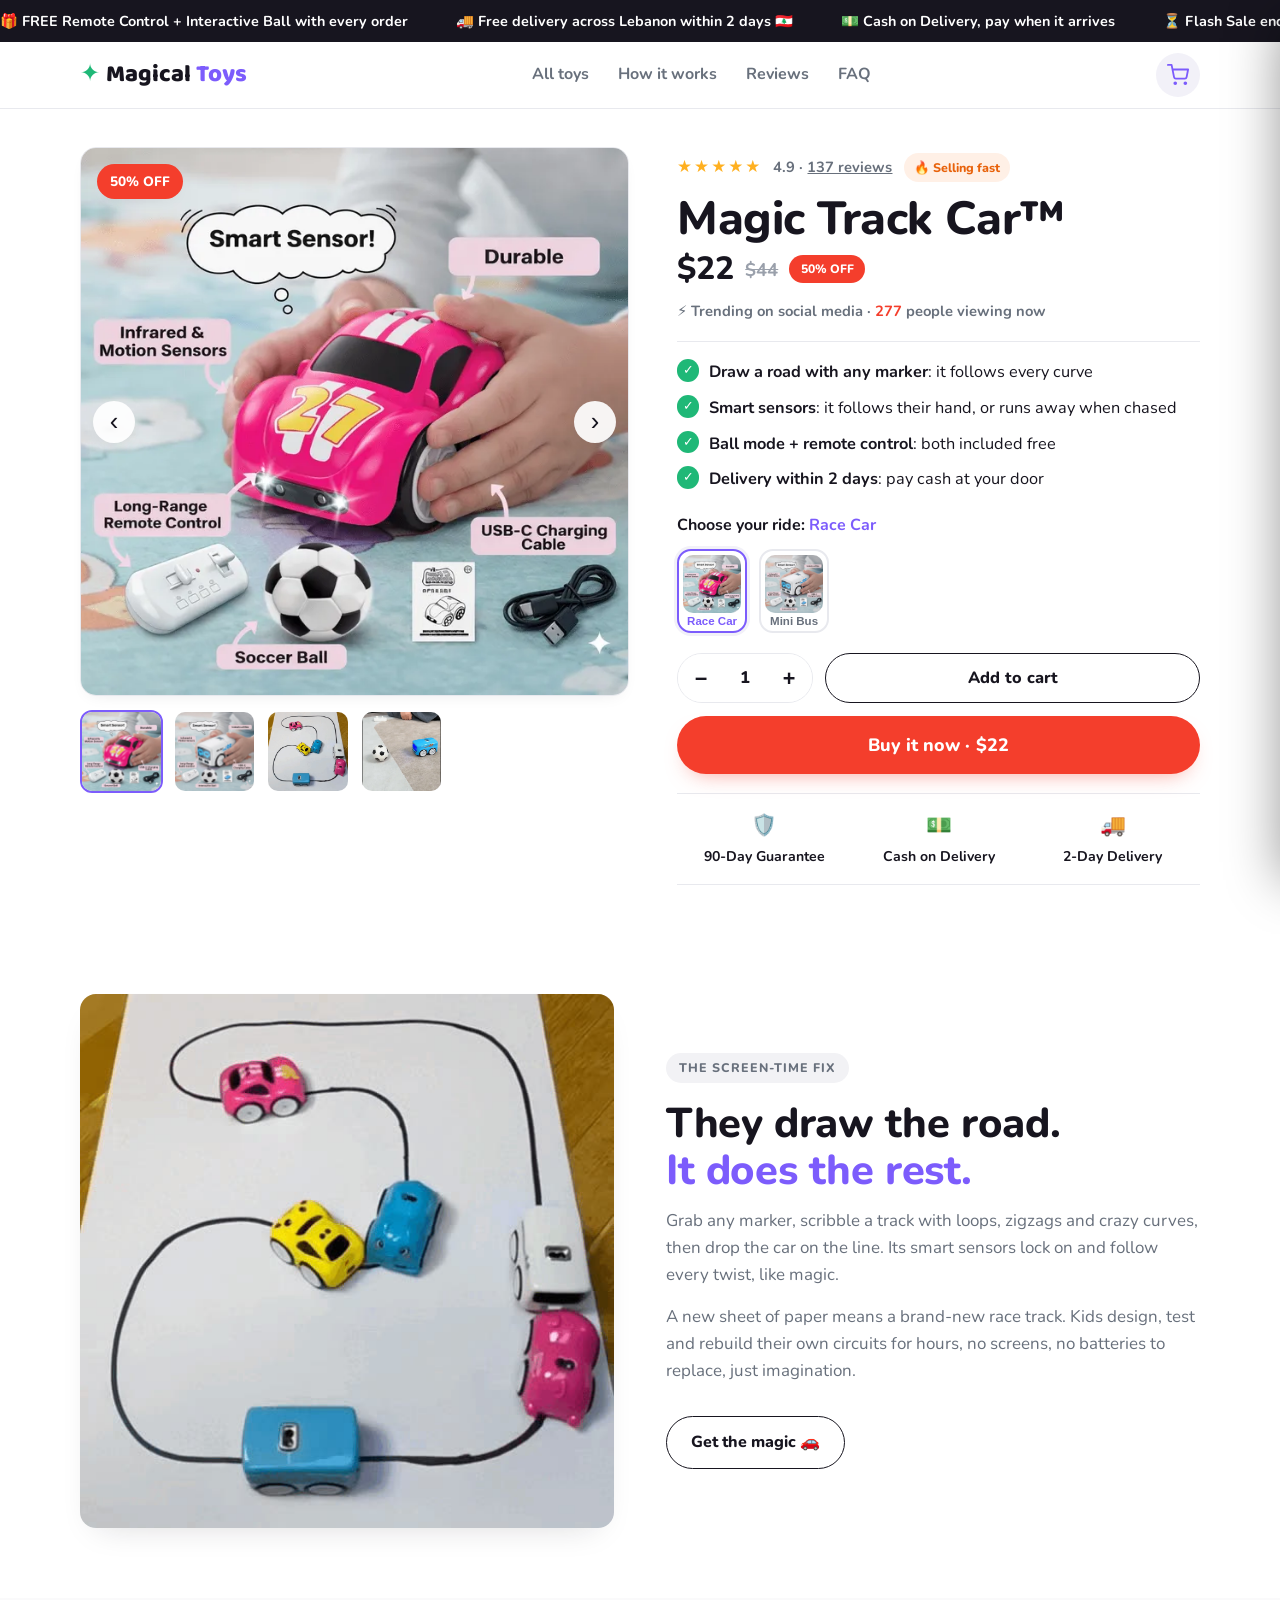
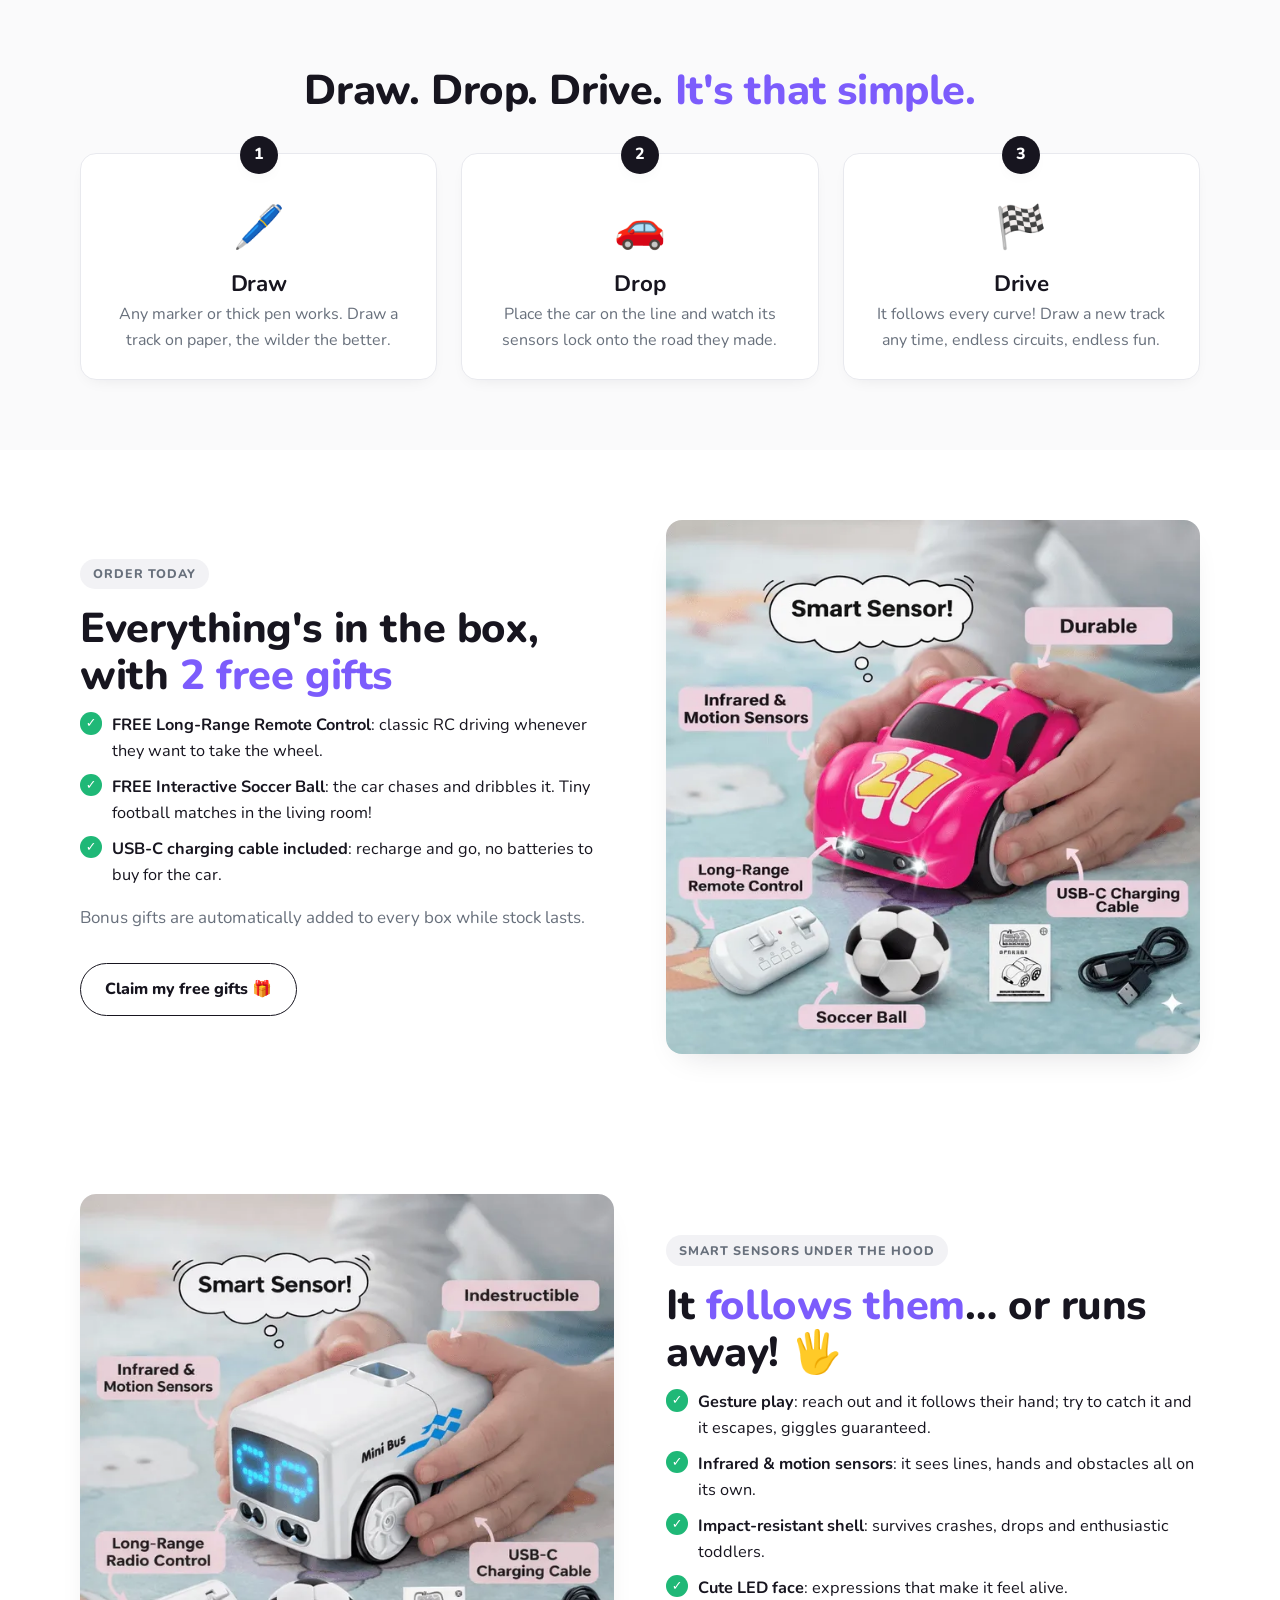
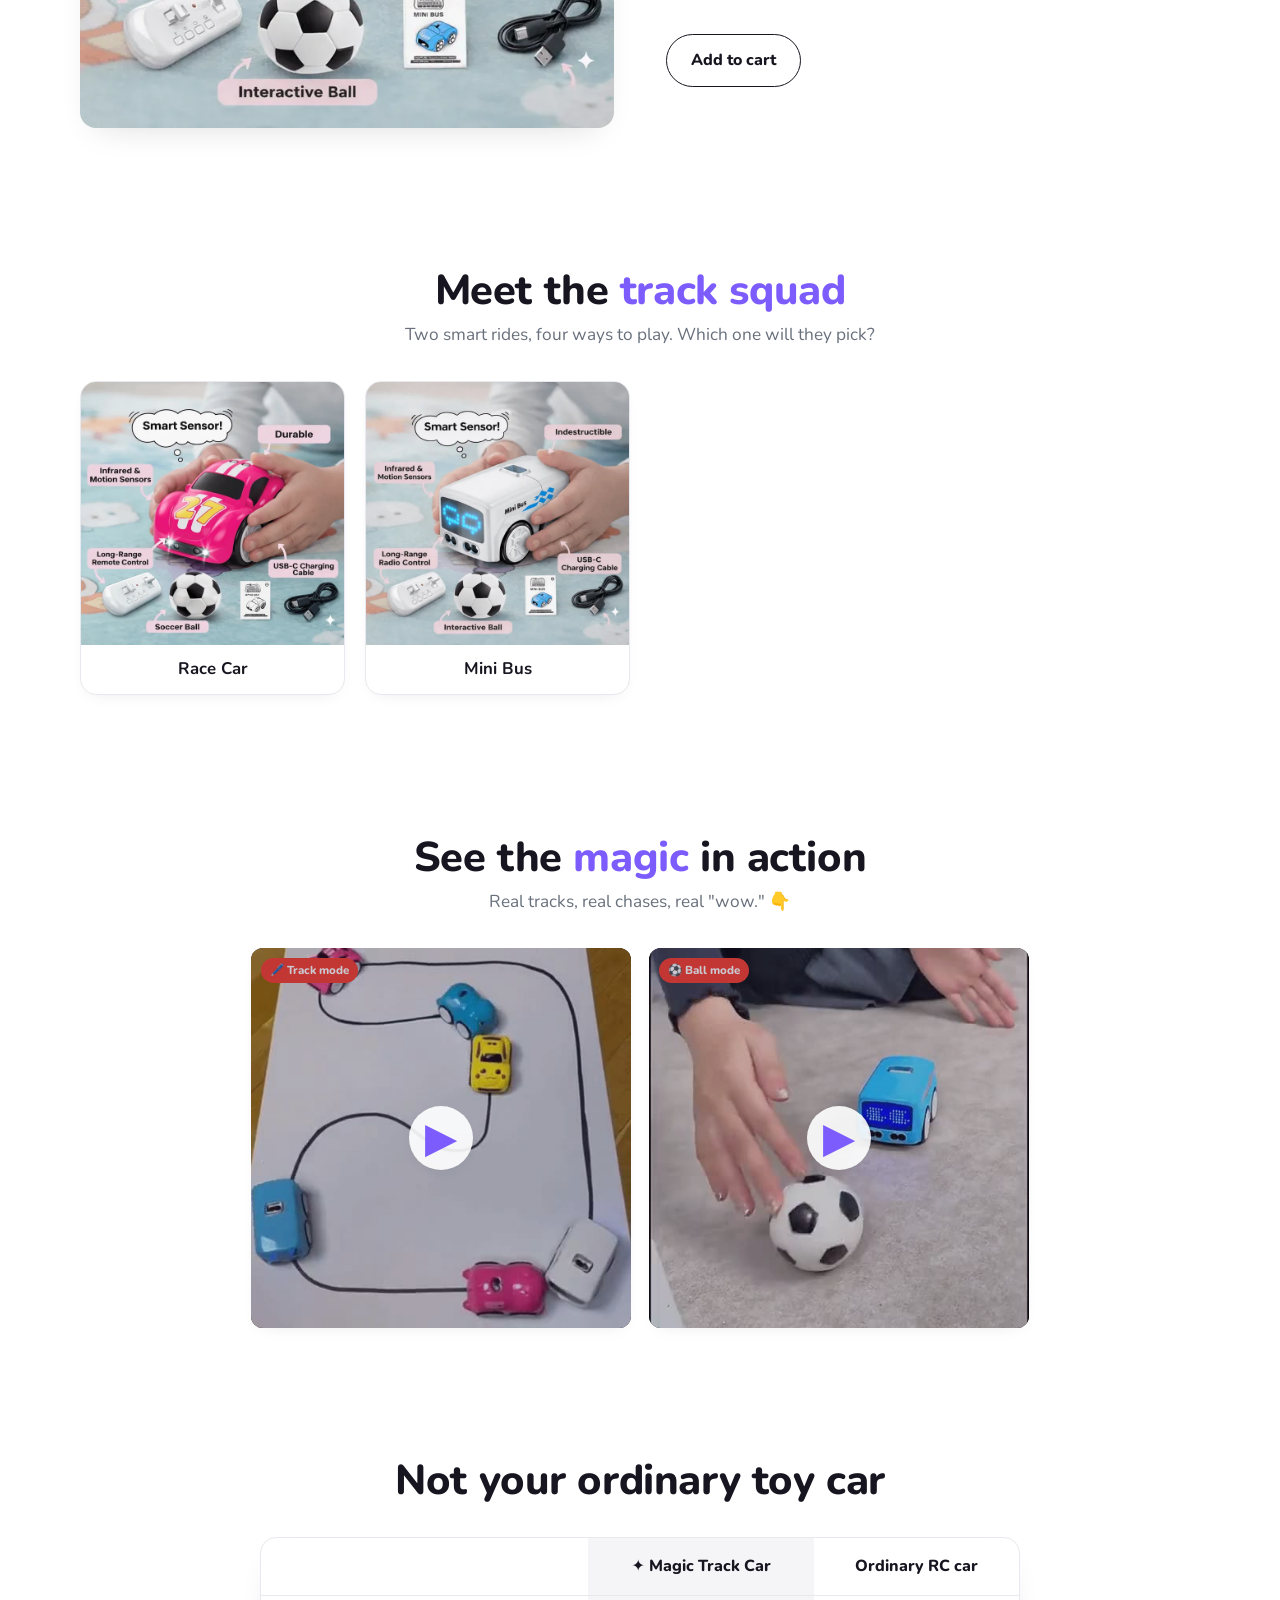
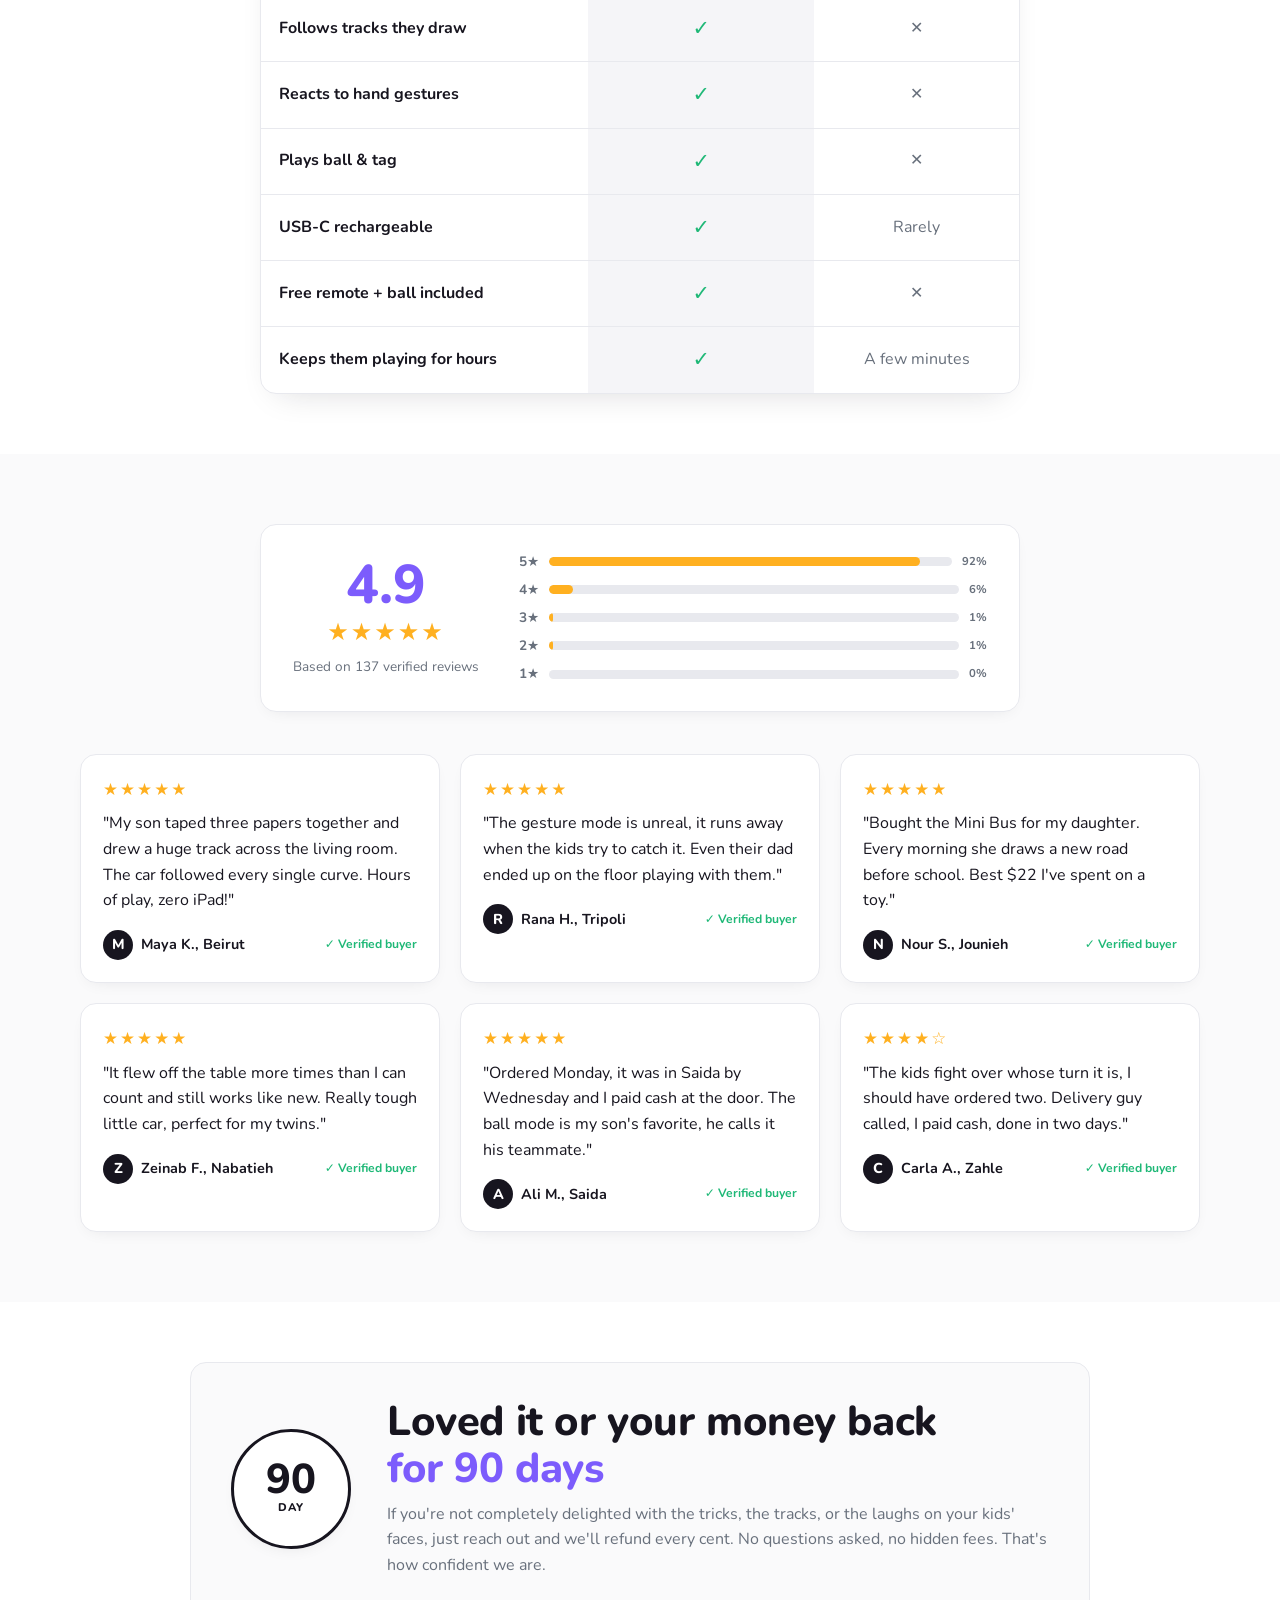
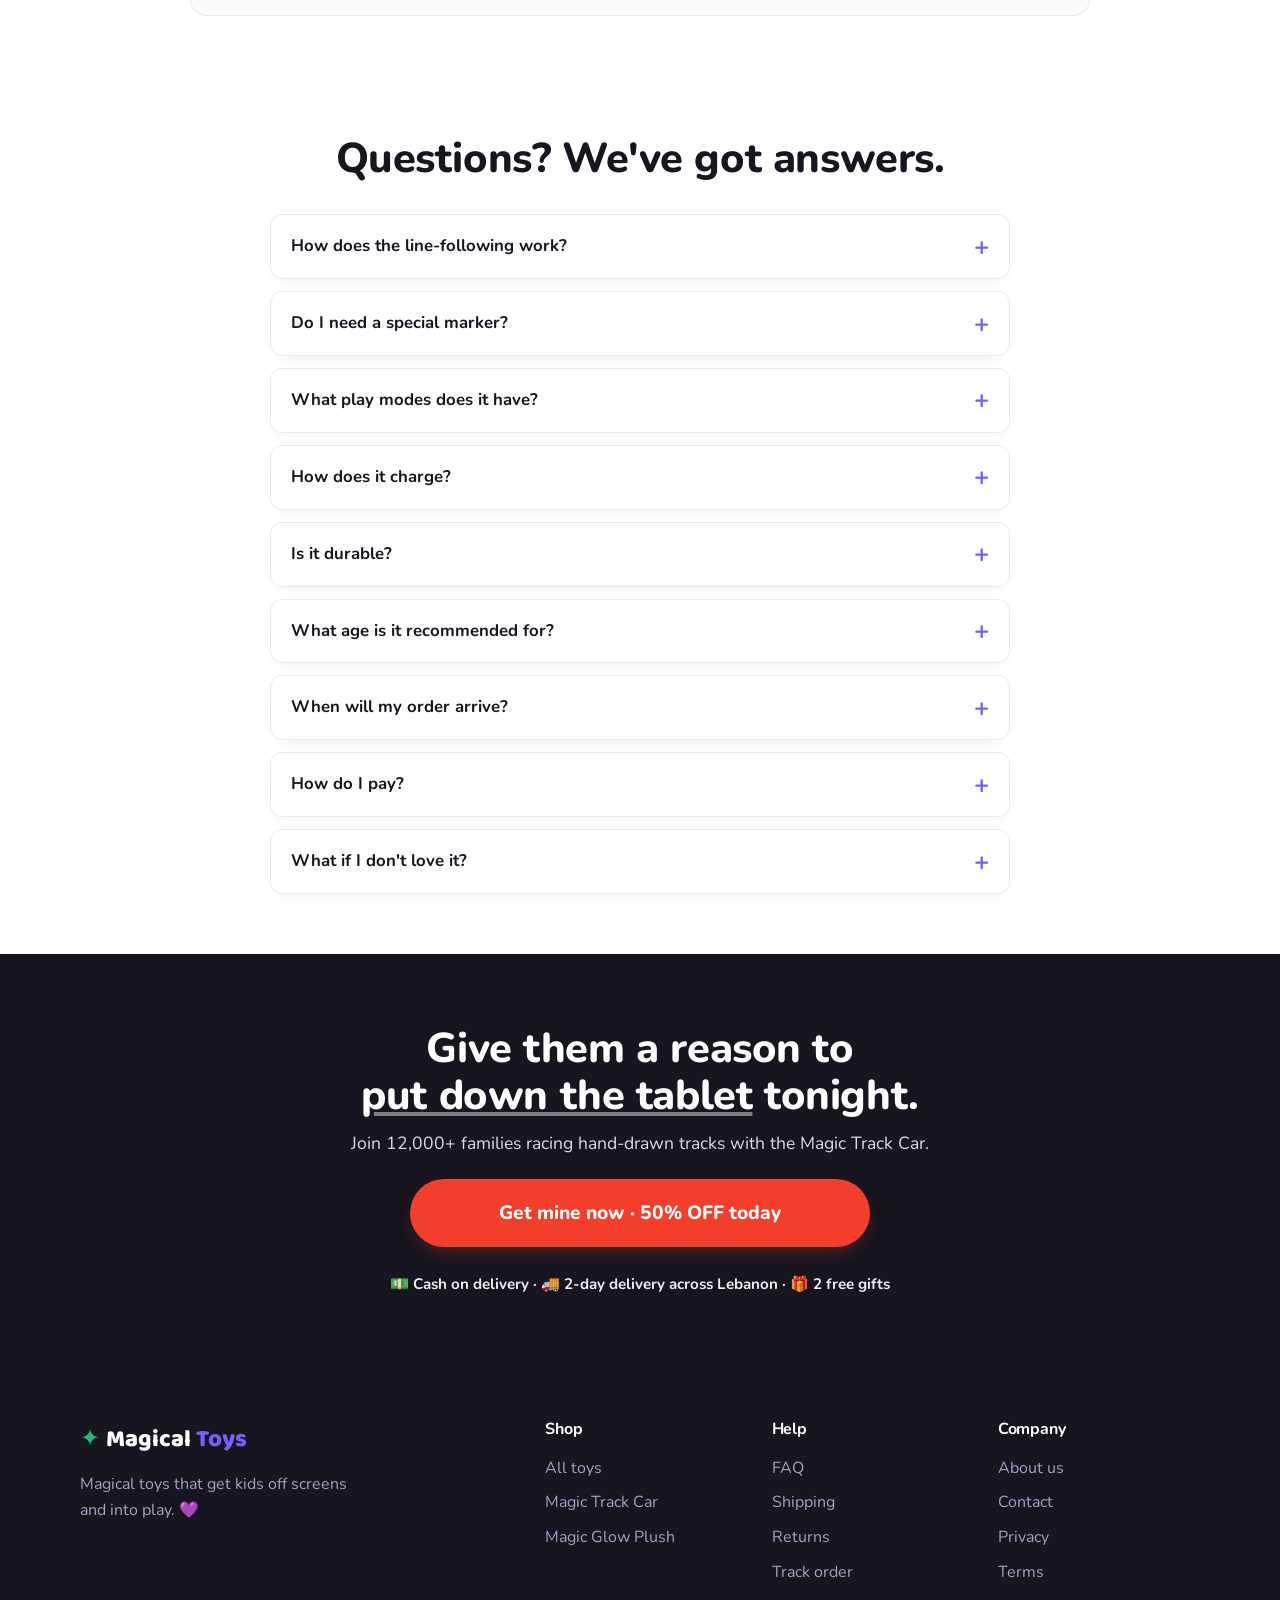
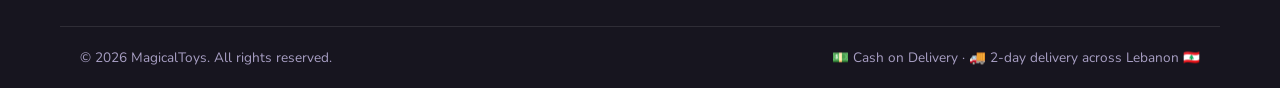
<file: track-car.html>
<!doctype html>
<html lang="en">

<head>
  <meta charset="utf-8" />
  <meta name="viewport" content="width=device-width, initial-scale=1" />
  <title>Magic Track Car™ | Cash on Delivery across Lebanon | MagicalToys</title>
  <meta name="description"
    content="The 4-in-1 smart car kids control with a marker! Draw any track and it follows the line, plays tag with their hands, chases the ball, or drives by remote. Free remote + ball included." />
  <meta name="theme-color" content="#7c5cfc" />

  <!-- Favicon -->
  <link rel="icon" type="image/png" sizes="32x32" href="assets/favicon-32.png" />
  <link rel="icon" type="image/png" sizes="192x192" href="assets/favicon-192.png" />
  <link rel="apple-touch-icon" href="assets/apple-touch-icon.png" />

  <!-- Google Analytics -->
  <script async src="https://www.googletagmanager.com/gtag/js?id=G-8LR9YK1L20"></script>
  <script>
    window.dataLayer = window.dataLayer || [];
    function gtag() { dataLayer.push(arguments); }
    gtag('js', new Date());
    gtag('config', 'G-8LR9YK1L20');
  </script>

  <!-- Meta Pixel Code -->
  <script>
    !function(f,b,e,v,n,t,s)
    {if(f.fbq)return;n=f.fbq=function(){n.callMethod?
    n.callMethod.apply(n,arguments):n.queue.push(arguments)};
    if(!f._fbq)f._fbq=n;n.push=n;n.loaded=!0;n.version='2.0';
    n.queue=[];t=b.createElement(e);t.async=!0;
    t.src=v;s=b.getElementsByTagName(e)[0];
    s.parentNode.insertBefore(t,s)}(window, document,'script',
    'https://connect.facebook.net/en_US/fbevents.js');
    fbq('init', '1698271231394054');
    fbq('track', 'PageView');
  </script>
  <noscript><img height="1" width="1" style="display:none"
      src="https://www.facebook.com/tr?id=1698271231394054&ev=PageView&noscript=1" /></noscript>
  <!-- End Meta Pixel Code -->

  <!-- Open Graph -->
  <meta property="og:title" content="Magic Track Car™: Draw a road. Watch it drive." />
  <meta property="og:description"
    content="Draw any track with a marker and the car follows it! 4 play modes: line-tracking, gesture play, ball chase & remote control. Free remote + ball included." />
  <meta property="og:image" content="assets/car-pink.webp" />
  <meta property="og:type" content="product" />

  <link rel="preconnect" href="https://fonts.googleapis.com" />
  <link rel="preconnect" href="https://fonts.gstatic.com" crossorigin />
  <link
    href="https://fonts.googleapis.com/css2?family=Baloo+2:wght@500;600;700;800&family=Nunito:wght@400;500;600;700;800&display=swap"
    rel="stylesheet" />
  <link rel="stylesheet" href="styles.css" />
</head>

<body>

  <!-- ===== Announcement bar ===== -->
  <div class="announce" id="announce">
    <div class="announce-track">
      <span>🎁 FREE Remote Control + Interactive Ball with every order</span>
      <span>🚚 Free delivery across Lebanon within 2 days 🇱🇧</span>
      <span>💵 Cash on Delivery, pay when it arrives</span>
      <span>⏳ Flash Sale ends soon · 50% OFF</span>
      <span aria-hidden="true">🎁 FREE Remote Control + Interactive Ball with every order</span>
      <span aria-hidden="true">🚚 Free delivery across Lebanon within 2 days 🇱🇧</span>
      <span aria-hidden="true">💵 Cash on Delivery, pay when it arrives</span>
      <span aria-hidden="true">⏳ Flash Sale ends soon · 50% OFF</span>
    </div>
  </div>

  <!-- ===== Header ===== -->
  <header class="header">
    <div class="wrap header-inner">
      <a href="index.html" class="logo" aria-label="MagicalToys home">
        <span class="logo-dot">✦</span> Magical<span class="logo-accent">Toys</span>
      </a>
      <nav class="nav" aria-label="Primary">
        <a href="index.html">All toys</a>
        <a href="#how">How it works</a>
        <a href="#reviews">Reviews</a>
        <a href="#faq">FAQ</a>
      </nav>
      <button class="cart-btn" id="cartOpen" aria-label="Open cart">
        <svg viewBox="0 0 24 24" width="22" height="22" fill="none" stroke="currentColor" stroke-width="2"
          stroke-linecap="round" stroke-linejoin="round">
          <circle cx="9" cy="21" r="1" />
          <circle cx="20" cy="21" r="1" />
          <path d="M1 1h4l2.68 13.39a2 2 0 0 0 2 1.61h9.72a2 2 0 0 0 2-1.61L23 6H6" />
        </svg>
        <span class="cart-count" id="cartCount">0</span>
      </button>
    </div>
  </header>

  <main id="top">

    <!-- ===== Product / Hero ===== -->
    <section class="product wrap" id="buy">
      <!-- Gallery -->
      <div class="gallery">
        <div class="gallery-main">
          <span class="badge-save">50% OFF</span>
          <button class="gal-arrow gal-prev" id="galPrev" aria-label="Previous image">‹</button>
          <img id="galMain" src="assets/car-pink.webp"
            alt="Magic Track Car with smart sensors, remote control, soccer ball and USB-C cable" />
          <button class="gal-arrow gal-next" id="galNext" aria-label="Next image">›</button>
        </div>
        <div class="thumbs" id="thumbs"><!-- injected by JS --></div>
      </div>

      <!-- Buy box -->
      <div class="buybox">
        <div class="rating-row">
          <span class="stars" aria-hidden="true">★★★★★</span>
          <span class="rating-text">4.9 · <a href="#reviews">137 reviews</a></span>
          <span class="pill-hot">🔥 Selling fast</span>
        </div>

        <h1 class="p-title">Magic Track Car™</h1>

        <div class="price-row2">
          <span class="price-now2">$22</span>
          <span class="price-was2">$44</span>
          <span class="save-pill">50% OFF</span>
        </div>

        <p class="trending">⚡ Trending on social media · <strong class="u-num" id="viewersNow">214</strong> people
          viewing now</p>

        <hr class="bb-div" />

        <!-- Benefits -->
        <ul class="check-list benefits-list">
          <li><strong>Draw a road with any marker</strong>: it follows every curve</li>
          <li><strong>Smart sensors</strong>: it follows their hand, or runs away when chased</li>
          <li><strong>Ball mode + remote control</strong>: both included free</li>
          <li><strong>Delivery within 2 days</strong>: pay cash at your door</li>
        </ul>

        <!-- Variant -->
        <div class="option-block">
          <div class="option-label">Choose your ride: <strong id="variantName">Race Car</strong></div>
          <div class="swatches" id="swatches"><!-- injected by JS --></div>
        </div>

        <!-- Quantity + Add to cart -->
        <div class="buy-controls">
          <div class="qty-row">
            <button type="button" id="qtyMinus" aria-label="Decrease quantity">−</button>
            <span class="qty-val" id="qtyValue">1</span>
            <button type="button" id="qtyPlus" aria-label="Increase quantity">+</button>
          </div>
          <button class="btn-outline" id="buyInstant">Add to cart</button>
        </div>
        <button class="btn-buy btn-buynow" id="buyNow">Buy it now · <span id="ctaPrice">$22</span></button>

        <div class="trust-row">
          <div><span>🛡️</span>90-Day Guarantee</div>
          <div><span>💵</span>Cash on Delivery</div>
          <div><span>🚚</span>2-Day Delivery</div>
        </div>

      </div>
    </section>

    <!-- ===== Problem / hook ===== -->
    <section class="feature wrap" id="how">
      <div class="feature-media">
        <img src="assets/track-drawn.jpg" alt="Magic Track Cars following a track drawn with a marker on paper" />
      </div>
      <div class="feature-text">
        <span class="eyebrow">The screen-time fix</span>
        <h2>They draw the road. <span class="hl">It does the rest.</span></h2>
        <p>Grab any marker, scribble a track with loops, zigzags and crazy curves, then drop the car on the line. Its smart
          sensors lock on and follow every twist, like magic.</p>
        <p>A new sheet of paper means a brand-new race track. Kids design, test and rebuild their own circuits for hours, no screens, no batteries to replace, just imagination.</p>
        <a href="#buy" class="btn-secondary">Get the magic 🚗</a>
      </div>
    </section>

    <!-- ===== How it works: 3 steps ===== -->
    <section class="steps">
      <div class="wrap">
        <h2 class="center">Draw. Drop. Drive. <span class="hl">It's that simple.</span></h2>
        <div class="steps-grid">
          <div class="step">
            <div class="step-num">1</div>
            <div class="step-emoji">🖊️</div>
            <h3>Draw</h3>
            <p>Any marker or thick pen works. Draw a track on paper, the wilder the better.</p>
          </div>
          <div class="step">
            <div class="step-num">2</div>
            <div class="step-emoji">🚗</div>
            <h3>Drop</h3>
            <p>Place the car on the line and watch its sensors lock onto the road they made.</p>
          </div>
          <div class="step">
            <div class="step-num">3</div>
            <div class="step-emoji">🏁</div>
            <h3>Drive</h3>
            <p>It follows every curve! Draw a new track any time, endless circuits, endless fun.</p>
          </div>
        </div>
      </div>
    </section>

    <!-- ===== Feature: free gifts ===== -->
    <section class="feature wrap reverse">
      <div class="feature-media">
        <img src="assets/car-pink.webp"
          alt="Magic Track Car box contents: remote control, soccer ball, USB-C charging cable" />
      </div>
      <div class="feature-text">
        <span class="eyebrow">Order today</span>
        <h2>Everything's in the box, with <span class="hl">2 free gifts</span></h2>
        <ul class="check-list">
          <li><strong>FREE Long-Range Remote Control</strong>: classic RC driving whenever they want to take the
            wheel.</li>
          <li><strong>FREE Interactive Soccer Ball</strong>: the car chases and dribbles it. Tiny football matches in
            the living room!</li>
          <li><strong>USB-C charging cable included</strong>: recharge and go, no batteries to buy for the car.</li>
        </ul>
        <p class="fineprint">Bonus gifts are automatically added to every box while stock lasts.</p>
        <a href="#buy" class="btn-secondary">Claim my free gifts 🎁</a>
      </div>
    </section>

    <!-- ===== Feature: smart sensors ===== -->
    <section class="feature wrap">
      <div class="feature-media">
        <img src="assets/bus-white.webp"
          alt="Magic Track Car Mini Bus with infrared and motion sensors, durable shell and LED face" />
      </div>
      <div class="feature-text">
        <span class="eyebrow">Smart sensors under the hood</span>
        <h2>It <span class="hl">follows them</span>… or runs away! 🖐️</h2>
        <ul class="check-list">
          <li><strong>Gesture play</strong>: reach out and it follows their hand; try to catch it and it escapes,
            giggles guaranteed.</li>
          <li><strong>Infrared & motion sensors</strong>: it sees lines, hands and obstacles all on its own.</li>
          <li><strong>Impact-resistant shell</strong>: survives crashes, drops and enthusiastic toddlers.</li>
          <li><strong>Cute LED face</strong>: expressions that make it feel alive.</li>
        </ul>
        <a href="#buy" class="btn-secondary">Add to cart</a>
      </div>
    </section>

    <!-- ===== Variants showcase ===== -->
    <section class="variants-show">
      <div class="wrap">
        <h2 class="center">Meet the <span class="hl">track squad</span></h2>
        <p class="center sub">Two smart rides, four ways to play. Which one will they pick?</p>
        <div class="variants-grid" id="variantsGrid"><!-- injected by JS --></div>
      </div>
    </section>

    <!-- ===== Video section ===== -->
    <section class="videos">
      <div class="wrap">
        <h2 class="center">See the <span class="hl">magic</span> in action</h2>
        <p class="center sub">Real tracks, real chases, real "wow." 👇</p>
        <div class="video-grid square" id="videoGrid"><!-- injected by JS --></div>
      </div>
    </section>

    <!-- ===== Comparison ===== -->
    <section class="compare">
      <div class="wrap">
        <h2 class="center">Not your ordinary toy car</h2>
        <div class="compare-card">
          <table>
            <thead>
              <tr>
                <th></th>
                <th class="col-us">✦ Magic Track Car</th>
                <th>Ordinary RC car</th>
              </tr>
            </thead>
            <tbody>
              <tr>
                <td>Follows tracks they draw</td>
                <td class="yes">✓</td>
                <td class="no">✕</td>
              </tr>
              <tr>
                <td>Reacts to hand gestures</td>
                <td class="yes">✓</td>
                <td class="no">✕</td>
              </tr>
              <tr>
                <td>Plays ball & tag</td>
                <td class="yes">✓</td>
                <td class="no">✕</td>
              </tr>
              <tr>
                <td>USB-C rechargeable</td>
                <td class="yes">✓</td>
                <td class="no">Rarely</td>
              </tr>
              <tr>
                <td>Free remote + ball included</td>
                <td class="yes">✓</td>
                <td class="no">✕</td>
              </tr>
              <tr>
                <td>Keeps them playing for hours</td>
                <td class="yes">✓</td>
                <td class="no">A few minutes</td>
              </tr>
            </tbody>
          </table>
        </div>
      </div>
    </section>

    <!-- ===== Reviews ===== -->
    <section class="reviews" id="reviews">
      <div class="wrap">
        <div class="reviews-head">
          <div class="reviews-score">
            <div class="big-score">4.9</div>
            <div class="stars big" aria-hidden="true">★★★★★</div>
            <div class="reviews-count">Based on 137 verified reviews</div>
          </div>
          <div class="reviews-bars">
            <div class="bar-row"><span>5★</span>
              <div class="bar"><span style="width:92%"></span></div><small>92%</small>
            </div>
            <div class="bar-row"><span>4★</span>
              <div class="bar"><span style="width:6%"></span></div><small>6%</small>
            </div>
            <div class="bar-row"><span>3★</span>
              <div class="bar"><span style="width:1%"></span></div><small>1%</small>
            </div>
            <div class="bar-row"><span>2★</span>
              <div class="bar"><span style="width:1%"></span></div><small>1%</small>
            </div>
            <div class="bar-row"><span>1★</span>
              <div class="bar"><span style="width:0%"></span></div><small>0%</small>
            </div>
          </div>
        </div>

        <div class="review-grid">
          <figure class="review">
            <div class="stars" aria-hidden="true">★★★★★</div>
            <blockquote>"My son taped three papers together and drew a huge track across the living room. The car
              followed every single curve. Hours of play, zero iPad!"</blockquote>
            <figcaption><span class="avatar">M</span> Maya K., Beirut <span class="verified">✓ Verified buyer</span>
            </figcaption>
          </figure>
          <figure class="review">
            <div class="stars" aria-hidden="true">★★★★★</div>
            <blockquote>"The gesture mode is unreal, it runs away when the kids try to catch it. Even their dad ended
              up on the floor playing with them."</blockquote>
            <figcaption><span class="avatar">R</span> Rana H., Tripoli <span class="verified">✓ Verified buyer</span>
            </figcaption>
          </figure>
          <figure class="review">
            <div class="stars" aria-hidden="true">★★★★★</div>
            <blockquote>"Bought the Mini Bus for my daughter. Every morning she draws a new road before school. Best $22
              I've spent on a toy."</blockquote>
            <figcaption><span class="avatar">N</span> Nour S., Jounieh <span class="verified">✓ Verified buyer</span>
            </figcaption>
          </figure>
          <figure class="review">
            <div class="stars" aria-hidden="true">★★★★★</div>
            <blockquote>"It flew off the table more times than I can count and still works like new. Really tough
              little car, perfect for my twins."</blockquote>
            <figcaption><span class="avatar">Z</span> Zeinab F., Nabatieh <span class="verified">✓ Verified
                buyer</span></figcaption>
          </figure>
          <figure class="review">
            <div class="stars" aria-hidden="true">★★★★★</div>
            <blockquote>"Ordered Monday, it was in Saida by Wednesday and I paid cash at the door. The ball mode is my
              son's favorite, he calls it his teammate."</blockquote>
            <figcaption><span class="avatar">A</span> Ali M., Saida <span class="verified">✓ Verified buyer</span>
            </figcaption>
          </figure>
          <figure class="review">
            <div class="stars" aria-hidden="true">★★★★☆</div>
            <blockquote>"The kids fight over whose turn it is, I should have ordered two. Delivery guy called, I paid
              cash, done in two days."</blockquote>
            <figcaption><span class="avatar">C</span> Carla A., Zahle <span class="verified">✓ Verified buyer</span>
            </figcaption>
          </figure>
        </div>
      </div>
    </section>

    <!-- ===== Guarantee ===== -->
    <section class="guarantee">
      <div class="wrap guarantee-inner">
        <div class="guarantee-badge">
          <div class="g-circle"><span>90</span><small>DAY</small></div>
        </div>
        <div>
          <h2>Loved it or your money back <span class="hl">for 90 days</span></h2>
          <p>If you're not completely delighted with the tricks, the tracks, or the laughs on your kids' faces, just
            reach out and we'll refund every cent. No questions asked, no hidden fees. That's how confident we are.</p>
        </div>
      </div>
    </section>

    <!-- ===== FAQ ===== -->
    <section class="faq" id="faq">
      <div class="wrap-narrow">
        <h2 class="center">Questions? We've got answers.</h2>
        <div class="faq-list">
          <details>
            <summary>How does the line-following work?</summary>
            <p>Draw a track on paper (or any light surface) and place the car on the line. The infrared sensors
              underneath read the line and steer the car along it, every curve, loop and zigzag.</p>
          </details>
          <details>
            <summary>Do I need a special marker?</summary>
            <p>Nope! Any regular marker or thick-tipped pen works. Darker and thicker lines work best.</p>
          </details>
          <details>
            <summary>What play modes does it have?</summary>
            <p>Four! 🛣️ Track mode (follows lines they draw), 🖐️ Gesture mode (follows their hand or runs away when
              chased), ⚽ Ball mode (chases and dribbles the included ball) and 🎮 classic Remote Control mode.</p>
          </details>
          <details>
            <summary>How does it charge?</summary>
            <p>The car recharges with the included USB-C cable, no batteries to buy or replace for the car itself. Plug
              it in, let it top up, and it's ready for the next race.</p>
          </details>
          <details>
            <summary>Is it durable?</summary>
            <p>Very. The reinforced, impact-resistant shell is built to survive crashes into walls, tumbles off tables
              and everything in between.</p>
          </details>
          <details>
            <summary>What age is it recommended for?</summary>
            <p>Recommended for children ages 3 and up, and honestly, parents end up playing just as much.</p>
          </details>
          <details>
            <summary>When will my order arrive?</summary>
            <p>Fast! We deliver anywhere in Lebanon within <strong>2 days</strong>: Beirut, the mountains, the south,
              the Bekaa, everywhere. Delivery is free. 🇱🇧</p>
          </details>
          <details>
            <summary>How do I pay?</summary>
            <p>Cash on delivery only, no card and no upfront payment needed. Order now and simply pay the driver in
              cash when your Track Car arrives at your door. 💵</p>
          </details>
          <details>
            <summary>What if I don't love it?</summary>
            <p>You're covered by our 90-day money-back guarantee. If it's not magical for your family, we'll refund you
              in full.</p>
          </details>
        </div>
      </div>
    </section>

    <!-- ===== Final CTA ===== -->
    <section class="final-cta">
      <div class="wrap-narrow center">
        <h2>Give them a reason to <span class="hl">put down the tablet</span> tonight.</h2>
        <p>Join 12,000+ families racing hand-drawn tracks with the Magic Track Car.</p>
        <a href="#buy" class="btn-buy btn-buy-lg">Get mine now · 50% OFF today</a>
        <div class="final-trust">💵 Cash on delivery · 🚚 2-day delivery across Lebanon · 🎁 2 free gifts</div>
      </div>
    </section>
  </main>

  <!-- ===== Footer ===== -->
  <footer class="footer">
    <div class="wrap footer-inner">
      <div class="footer-brand">
        <a href="index.html" class="logo"><span class="logo-dot">✦</span> Magical<span
            class="logo-accent">Toys</span></a>
        <p>Magical toys that get kids off screens and into play. 💜</p>
      </div>
      <div class="footer-cols">
        <div>
          <h4>Shop</h4>
          <a href="index.html">All toys</a>
          <a href="track-car.html">Magic Track Car</a>
          <a href="glow-plush.html">Magic Glow Plush</a>
        </div>
        <div>
          <h4>Help</h4>
          <a href="#faq">FAQ</a>
          <a href="#">Shipping</a>
          <a href="#">Returns</a>
          <a href="#">Track order</a>
        </div>
        <div>
          <h4>Company</h4>
          <a href="#">About us</a>
          <a href="#">Contact</a>
          <a href="#">Privacy</a>
          <a href="#">Terms</a>
        </div>
      </div>
    </div>
    <div class="footer-bottom">
      <span>© 2026 MagicalToys. All rights reserved.</span>
      <span>💵 Cash on Delivery · 🚚 2-day delivery across Lebanon 🇱🇧</span>
    </div>
  </footer>

  <!-- ===== Mobile sticky buy bar ===== -->
  <div class="sticky-buy" id="stickyBuy">
    <div class="sticky-info">
      <span class="sticky-name">Magic Track Car™</span>
      <span class="sticky-price"><strong id="stickyPrice">$22</strong> <s>$44</s></span>
    </div>
    <button class="btn-buy" id="stickyBtn">Add to Cart</button>
  </div>

  <!-- ===== Cart drawer ===== -->
  <div class="drawer-overlay" id="drawerOverlay"></div>
  <aside class="cart-drawer" id="cartDrawer" aria-label="Your cart" aria-hidden="true">
    <div class="drawer-head">
      <h3>Your cart 🛒</h3>
      <button class="drawer-close" id="cartClose" aria-label="Close cart">✕</button>
    </div>
    <div class="drawer-body" id="drawerBody">
      <p class="cart-empty" id="cartEmpty">Your cart is empty, let's fix that! 💜</p>
      <div id="cartItems"></div>
    </div>
    <div class="drawer-foot" id="drawerFoot" hidden>
      <div class="free-ship-note">🚚 FREE <strong>2-day delivery</strong> anywhere in Lebanon + 2 free gifts 🎁</div>
      <div class="drawer-total"><span>Total</span><strong id="cartTotal">$0.00</strong></div>
      <button class="btn-buy" id="checkoutBtn">Order now · Cash on Delivery →</button>
      <p class="drawer-fine">💵 Pay cash when it arrives · 90-day money-back guarantee</p>
    </div>
  </aside>

  <!-- ===== Checkout modal ===== -->
  <div class="modal-overlay" id="checkoutOverlay">
    <div class="modal" role="dialog" aria-modal="true" aria-labelledby="coTitle">
      <button class="modal-close" id="checkoutClose" aria-label="Close">✕</button>
      <div id="checkoutView">
        <h3 id="coTitle">Almost yours! 🎉</h3>
        <p class="modal-sub">Pay <strong>cash on delivery</strong> 💵, we deliver anywhere in Lebanon within <strong>2
            days</strong>. 🇱🇧</p>
        <div class="co-summary" id="coSummary"></div>
        <form id="checkoutForm" class="co-form" novalidate>
          <div class="co-row">
            <label>Full name *<input name="name" required autocomplete="name" placeholder="Rami Khoury" /></label>
          </div>
          <div class="co-row two">
            <label>Mobile * <span class="lbl-hint">(Lebanese number)</span><input name="phone" id="coPhone" type="tel"
                required autocomplete="tel" placeholder="03 123 456" /></label>
            <label>Email <span class="lbl-hint">(optional)</span><input name="email" type="email" autocomplete="email"
                placeholder="you@email.com" /></label>
          </div>
          <div class="co-row">
            <label>Address *<input name="address" required autocomplete="street-address"
                placeholder="Building, street, area" /></label>
          </div>
          <div class="co-row">
            <label>City / Town *<input name="city" required autocomplete="address-level2"
                placeholder="Beirut, Tripoli, Saida…" /></label>
          </div>
          <button type="submit" class="btn-buy" id="coSubmit">Place order (COD) · <span
              id="coTotal">$0.00</span></button>
          <p class="drawer-fine">💵 No payment now, you pay cash when your order arrives at your door. 🚚 Delivery
            within 2 days.</p>
        </form>
      </div>
      <div id="thanksView" hidden>
        <div class="thanks">
          <div class="thanks-emoji">😱</div>
          <h3>Oh no, sold out!</h3>
          <p>We're so sorry, <strong id="thanksName">friend</strong>. Demand has been huge and this batch <strong>just
              sold out</strong>. 🙈 Don't worry, your spot is saved: we'll contact you very soon when it's back in
            stock, <strong>with a special discount</strong> to thank you for waiting. 💜</p>
          <button class="btn-secondary" id="thanksClose">Okay, I'll wait 💜</button>
        </div>
      </div>
    </div>
  </div>

  <!-- ===== Toast ===== -->
  <div class="toast" id="toast"></div>

  <script>
    window.PRODUCT = {
      name: "Magic Track Car",
      title: "Magic Track Car™",
      emoji: "🚗",
      giftLine: "🎁 + Free Remote & Ball",
      price: 22,
      compareAt: 44,
      variants: [
        { id: "racecar", name: "Race Car", split: "assets/car-pink.webp", galIndex: 0 },
        { id: "minibus", name: "Mini Bus", split: "assets/bus-white.webp", galIndex: 1 },
      ],
      gallery: [
        "assets/car-pink.webp",
        "assets/bus-white.webp",
        "assets/track-drawn.jpg",
        "assets/ball-chase.jpg",
      ],
      videos: [
        { src: "assets/video/track1.mp4", poster: "assets/video/trackposter1.jpg", tag: "🖊️ Track mode" },
        { src: "assets/video/track2.mp4", poster: "assets/video/trackposter2.jpg", tag: "⚽ Ball mode" },
      ],
    };
  </script>
  <script src="script.js"></script>
</body>

</html>
</file>
<file: styles.css>
/* ============================================================
   GlowPals — Magic Glow Plush landing page
   Friendly, playful, mobile-first
   ============================================================ */

:root{
  --violet:#7c5cfc;
  --violet-dark:#6842f0;
  --violet-soft:#f2f1f8;
  --mint:#1fb877;
  --mint-glow:#39e79a;
  --pink:#ff8fc0;
  --pink-soft:#fdeef4;
  --coral:#f43e2c;
  --cta:#f43e2c;
  --cta-dark:#dd3120;
  --amber:#ffb020;
  --ink:#17151f;
  --ink-soft:#68707c;
  --cream:#ffffff;
  --card:#ffffff;
  --line:#e8e9ee;
  --shadow:0 14px 32px -18px rgba(23,21,31,.18);
  --shadow-sm:0 6px 18px -10px rgba(23,21,31,.12);
  --radius:16px;
  --radius-sm:12px;
  --wrap:1160px;
  --font-head:"Nunito", system-ui, sans-serif;
  --font-body:"Nunito", system-ui, sans-serif;
}

*{box-sizing:border-box}
html{scroll-behavior:smooth}
body{
  margin:0;
  font-family:var(--font-body);
  color:var(--ink);
  background:var(--cream);
  line-height:1.6;
  -webkit-font-smoothing:antialiased;
}
img{display:block;max-width:100%}
a{color:inherit;text-decoration:none}
h1,h2,h3,h4{font-family:var(--font-head);line-height:1.12;margin:0;letter-spacing:-.01em}
h2{font-size:clamp(1.7rem,3.4vw,2.6rem);font-weight:800}
.hl{color:var(--violet);position:relative;white-space:nowrap}
.wrap{max-width:var(--wrap);margin:0 auto;padding:0 20px}
.wrap-narrow{max-width:780px;margin:0 auto;padding:0 20px}
.center{text-align:center}
.sub{color:var(--ink-soft);font-size:1.08rem;margin:.4rem auto 2rem;max-width:620px}
.eyebrow{display:inline-block;font-family:var(--font-head);font-weight:800;font-size:.78rem;letter-spacing:.08em;text-transform:uppercase;color:var(--ink-soft);background:#f2f2f5;padding:.32rem .8rem;border-radius:999px;margin-bottom:.9rem}

/* ---------- Buttons ---------- */
.btn-buy{
  display:inline-flex;align-items:center;justify-content:center;gap:.4rem;
  width:100%;border:none;cursor:pointer;
  font-family:var(--font-head);font-weight:800;font-size:1.12rem;color:#fff;
  background:var(--cta);
  padding:1.05rem 1.4rem;border-radius:999px;
  box-shadow:0 10px 22px -12px rgba(244,62,44,.55);
  transition:transform .15s ease, box-shadow .15s ease, background .15s ease;
}
.btn-buy:hover{transform:translateY(-2px);background:var(--cta-dark);box-shadow:0 14px 26px -12px rgba(244,62,44,.6)}
.btn-buy:active{transform:translateY(0)}
.btn-buy-lg{max-width:460px;margin:1.4rem auto .6rem;font-size:1.2rem;padding:1.15rem 1.6rem}
.btn-secondary{
  display:inline-flex;align-items:center;gap:.4rem;
  font-family:var(--font-head);font-weight:800;
  background:#fff;color:var(--ink);border:1.5px solid var(--ink);
  padding:.8rem 1.5rem;border-radius:999px;cursor:pointer;
  transition:transform .15s ease, background .15s ease, color .15s ease;
  margin-top:1.1rem;
}
.btn-secondary:hover{background:var(--ink);color:#fff;transform:translateY(-2px)}
.linkish{background:none;border:none;color:var(--violet);font-family:var(--font-body);font-weight:700;cursor:pointer;font-size:1rem;padding:0;text-decoration:underline}

/* ---------- Announcement ---------- */
.announce{background:var(--ink);color:#fff;overflow:hidden;font-weight:700;font-size:.9rem}
.announce-track{display:flex;gap:3rem;white-space:nowrap;padding:.6rem 0;width:max-content;animation:marq 26s linear infinite}
.announce-track span{display:inline-block}
@keyframes marq{from{transform:translateX(0)}to{transform:translateX(-50%)}}

/* ---------- Header ---------- */
.header{position:sticky;top:0;z-index:40;background:rgba(255,255,255,.92);backdrop-filter:blur(10px);border-bottom:1px solid var(--line)}
.header-inner{display:flex;align-items:center;justify-content:space-between;height:66px}
.logo{font-family:"Baloo 2",var(--font-head);font-weight:800;font-size:1.5rem;color:var(--ink);display:inline-flex;align-items:center;gap:.35rem}
.logo-dot{color:var(--mint)}
.logo-accent{color:var(--violet)}
.nav{display:flex;gap:1.8rem;font-weight:700}
.nav a{color:var(--ink-soft);transition:color .15s}
.nav a:hover{color:var(--violet)}
.cart-btn{position:relative;background:var(--violet-soft);border:none;color:var(--violet);width:44px;height:44px;border-radius:50%;display:grid;place-items:center;cursor:pointer;transition:background .15s}
.cart-btn:hover{background:#e2d9fd}
.cart-count{position:absolute;top:-4px;right:-4px;background:var(--coral);color:#fff;font-family:var(--font-head);font-weight:800;font-size:.72rem;min-width:20px;height:20px;border-radius:999px;display:grid;place-items:center;padding:0 5px}

/* ---------- Product ---------- */
.product{display:grid;grid-template-columns:1.05fr 1fr;gap:48px;padding:38px 20px 20px}
.gallery{position:sticky;top:82px;align-self:start}
.gallery-main{position:relative;background:#f6f6f8;border-radius:var(--radius);overflow:hidden;box-shadow:var(--shadow-sm);border:1px solid var(--line);aspect-ratio:1/1}
.gallery-main img{width:100%;height:100%;object-fit:cover}
.badge-save{position:absolute;top:16px;left:16px;z-index:3;background:var(--coral);color:#fff;font-family:var(--font-head);font-weight:800;font-size:.85rem;padding:.4rem .8rem;border-radius:999px;box-shadow:var(--shadow-sm)}
.gal-arrow{position:absolute;top:50%;transform:translateY(-50%);z-index:3;width:42px;height:42px;border-radius:50%;border:none;background:rgba(255,255,255,.92);color:var(--ink);font-size:1.6rem;line-height:1;cursor:pointer;box-shadow:var(--shadow-sm);display:grid;place-items:center;transition:background .15s,transform .15s}
.gal-arrow:hover{background:#fff;transform:translateY(-50%) scale(1.06)}
.gal-prev{left:12px}
.gal-next{right:12px}
.thumbs{display:grid;grid-template-columns:repeat(6,1fr);gap:10px;margin-top:14px}
.thumb{border:2px solid transparent;border-radius:12px;overflow:hidden;cursor:pointer;background:#fff;padding:0;aspect-ratio:1/1;transition:border-color .15s,transform .15s}
.thumb img{width:100%;height:100%;object-fit:cover}
.thumb:hover{transform:translateY(-2px)}
.thumb.active{border-color:var(--violet)}

/* buy box */
.buybox{padding-top:6px}
.rating-row{display:flex;align-items:center;gap:.7rem;flex-wrap:wrap;margin-bottom:.7rem}
.stars{color:var(--amber);letter-spacing:2px;font-size:1.05rem}
.stars.big{font-size:1.5rem}
.rating-text{color:var(--ink-soft);font-weight:700;font-size:.92rem}
.rating-text a{color:var(--ink-soft);text-decoration:underline}
.pill-hot{background:#fff0e6;color:#e8620b;font-weight:800;font-size:.78rem;padding:.28rem .65rem;border-radius:999px}
.p-title{font-size:clamp(2rem,4.6vw,2.9rem);font-weight:800;margin:.1rem 0 .5rem}
.p-sub{color:var(--ink-soft);font-size:1.06rem;margin:0 0 1.1rem}
.p-sub em{color:var(--violet);font-style:normal;font-weight:700}
.price-row{display:flex;align-items:center;gap:.7rem;flex-wrap:wrap;margin-bottom:1rem}
.price-now{font-family:var(--font-head);font-weight:800;font-size:2.1rem;color:var(--ink)}
.price-was{color:var(--ink-soft);text-decoration:line-through;font-size:1.2rem}
.price-tag{background:var(--pink-soft);color:var(--coral);font-weight:800;font-size:.82rem;padding:.3rem .7rem;border-radius:999px}
.mini-benefits{list-style:none;padding:0;margin:0 0 1.4rem;display:grid;gap:.45rem}
.mini-benefits li{font-weight:600;color:var(--ink)}

.option-block{margin-bottom:1.3rem}
.option-label{font-family:var(--font-head);font-weight:700;margin-bottom:.6rem;font-size:1rem}
.option-label strong{color:var(--violet)}
.option-hint{color:var(--ink-soft);font-weight:600;font-size:.85rem;font-family:var(--font-body)}

/* swatches */
.swatches{display:flex;gap:12px;flex-wrap:wrap}
.swatch{width:70px;border:2px solid var(--line);border-radius:14px;background:#fff;cursor:pointer;padding:4px;transition:border-color .15s,transform .15s;position:relative}
.swatch img{width:100%;aspect-ratio:1/1;object-fit:cover;border-radius:10px}
.swatch span{display:block;text-align:center;font-size:.72rem;font-weight:700;color:var(--ink-soft);margin-top:2px}
.swatch:hover{transform:translateY(-2px)}
.swatch.active{border-color:var(--violet);box-shadow:0 0 0 3px var(--violet-soft)}
.swatch.active span{color:var(--violet)}

/* bundles */
.bundles{display:grid;gap:10px}
.bundle{position:relative;display:block;border:2px solid var(--line);border-radius:var(--radius-sm);padding:14px 16px 14px 44px;cursor:pointer;background:#fff;transition:border-color .15s,box-shadow .15s}
.bundle input{position:absolute;left:16px;top:50%;transform:translateY(-50%);width:18px;height:18px;accent-color:var(--violet)}
.bundle.is-selected{border-color:var(--violet);box-shadow:0 0 0 3px var(--violet-soft)}
.bundle-top{display:flex;justify-content:space-between;align-items:baseline;gap:.6rem}
.bundle-name{font-family:var(--font-head);font-weight:700;font-size:1.05rem}
.bundle-price{font-weight:800;color:var(--ink)}
.bundle-price s{color:var(--ink-soft);font-weight:600;font-size:.85rem}
.bundle-note{color:var(--ink-soft);font-size:.86rem;margin-top:.15rem}
.bundle-flag{position:absolute;top:-11px;right:14px;background:var(--mint);color:#fff;font-family:var(--font-head);font-weight:800;font-size:.68rem;letter-spacing:.03em;padding:.22rem .6rem;border-radius:999px}
.flag-deal{background:var(--amber)}

/* gift callout */
.gift-callout{display:flex;gap:.9rem;align-items:center;background:linear-gradient(120deg,var(--violet-soft),var(--pink-soft));border:1px dashed var(--violet);border-radius:var(--radius-sm);padding:14px 16px;margin-bottom:1.2rem}
.gift-emoji{font-size:1.8rem}
.gift-callout strong{color:var(--violet)}

.cta-sub{text-align:center;color:var(--ink-soft);margin:.7rem 0 1.1rem}

/* stock */
.stock{margin-bottom:1.2rem}
.stock-bar{height:9px;background:var(--line);border-radius:999px;overflow:hidden}
.stock-bar span{display:block;height:100%;background:linear-gradient(90deg,var(--coral),var(--amber));border-radius:999px}
.stock-text{margin:.45rem 0 0;font-size:.9rem;color:var(--ink-soft);font-weight:600}
.stock-text strong{color:var(--coral)}

/* trust mini */
.trust-mini{display:flex;justify-content:space-between;gap:.6rem;flex-wrap:wrap;border-top:1px solid var(--line);padding-top:1rem}
.trust-mini div{display:flex;align-items:center;gap:.4rem;font-weight:700;font-size:.86rem;color:var(--ink-soft)}
.trust-mini svg{color:var(--violet)}
.cod-note{margin-top:1rem;background:#eafaf1;border:1px dashed var(--mint);color:#177a52;font-weight:700;font-size:.92rem;padding:.75rem 1rem;border-radius:12px;text-align:center;line-height:1.5}
.lbl-hint{font-weight:600;color:var(--ink-soft);font-size:.78rem}

/* ---------- Trust bar ---------- */
.trustbar{background:#fff;border-top:1px solid var(--line);border-bottom:1px solid var(--line);margin-top:26px}
.trustbar-inner{display:grid;grid-template-columns:repeat(4,1fr);gap:18px;padding:22px 20px}
.trust-item{display:flex;align-items:center;gap:.7rem;justify-content:center}
.trust-item span{font-size:1.7rem}
.trust-item strong{display:block;font-family:var(--font-head);font-size:.98rem}
.trust-item small{color:var(--ink-soft)}

/* ---------- Feature sections ---------- */
.feature{display:grid;grid-template-columns:1fr 1fr;gap:52px;align-items:center;padding:70px 20px}
.feature.reverse .feature-media{order:2}
.feature-media img{border-radius:var(--radius);box-shadow:var(--shadow);width:100%}
.feature-text h2{margin:.2rem 0 .8rem}
.feature-text p{color:var(--ink-soft);font-size:1.06rem;margin:0 0 .9rem}
.check-list{list-style:none;padding:0;margin:.4rem 0 1rem;display:grid;gap:.6rem}
.check-list li{position:relative;padding-left:2rem;color:var(--ink);font-size:1.02rem}
.check-list li::before{content:"✓";position:absolute;left:0;top:0;width:1.4rem;height:1.4rem;background:var(--mint);color:#fff;border-radius:50%;display:grid;place-items:center;font-size:.8rem;font-weight:800}
.check-list strong{color:var(--ink)}
.fineprint{font-size:.9rem;color:var(--ink-soft)}

/* ---------- Steps ---------- */
.steps{background:#fafafb;padding:70px 0}
.steps-grid{display:grid;grid-template-columns:repeat(3,1fr);gap:24px;margin-top:2.4rem}
.step{position:relative;background:#fff;border-radius:var(--radius);padding:34px 24px 26px;text-align:center;box-shadow:var(--shadow-sm);border:1px solid var(--line)}
.step-num{position:absolute;top:-18px;left:50%;transform:translateX(-50%);width:38px;height:38px;background:var(--ink);color:#fff;border-radius:50%;display:grid;place-items:center;font-family:var(--font-head);font-weight:800;box-shadow:var(--shadow-sm)}
.step-emoji{font-size:2.6rem;margin:.4rem 0 .6rem}
.step h3{font-size:1.4rem;color:var(--ink)}
.step p{color:var(--ink-soft);margin:.4rem 0 0}

/* ---------- Variants showcase ---------- */
.variants-show{padding:70px 0}
.variants-grid{display:grid;grid-template-columns:repeat(4,1fr);gap:20px;margin-top:1.4rem}
.vcard{background:#fff;border-radius:var(--radius);overflow:hidden;box-shadow:var(--shadow-sm);border:1px solid var(--line);cursor:pointer;transition:transform .18s,box-shadow .18s}
.vcard:hover{transform:translateY(-4px);box-shadow:var(--shadow)}
.vcard img{width:100%;aspect-ratio:1/1;object-fit:cover}
.vcard-name{font-family:var(--font-head);font-weight:700;text-align:center;padding:.7rem;font-size:1.05rem}

/* ---------- Videos ---------- */
.videos{background:#fff;padding:70px 0}
.video-grid{display:grid;grid-template-columns:repeat(4,1fr);gap:18px;margin-top:1.4rem}
.vid{position:relative;border-radius:var(--radius-sm);overflow:hidden;box-shadow:var(--shadow-sm);background:#000;aspect-ratio:9/16}
.video-grid.square{grid-template-columns:repeat(2,minmax(0,380px));justify-content:center}
.video-grid.square .vid{aspect-ratio:1/1}
.vid video{width:100%;height:100%;object-fit:cover;display:block}
.vid-play{position:absolute;inset:0;display:grid;place-items:center;background:rgba(44,36,71,.25);border:none;cursor:pointer;color:#fff;font-size:2.6rem}
.vid-play span{width:64px;height:64px;background:rgba(255,255,255,.9);color:var(--violet);border-radius:50%;display:grid;place-items:center;box-shadow:var(--shadow-sm)}
.vid-tag{position:absolute;top:10px;left:10px;background:var(--coral);color:#fff;font-weight:800;font-size:.72rem;padding:.2rem .55rem;border-radius:999px}

/* ---------- Compare ---------- */
.compare{padding:60px 0}
.compare-card{max-width:760px;margin:2rem auto 0;background:#fff;border-radius:var(--radius);box-shadow:var(--shadow);overflow:hidden;border:1px solid var(--line)}
.compare table{width:100%;border-collapse:collapse}
.compare th,.compare td{padding:16px 18px;text-align:center;border-bottom:1px solid var(--line)}
.compare th{font-family:var(--font-head);font-weight:800}
.compare td:first-child,.compare th:first-child{text-align:left;font-weight:700}
.compare .col-us{background:#f5f5f8;color:var(--ink)}
.compare tbody td.col-us,.compare tbody tr td:nth-child(2){background:#f5f5f8}
.compare .yes{color:var(--mint);font-size:1.3rem;font-weight:800}
.compare .no{color:var(--ink-soft)}
.compare tbody tr:last-child td{border-bottom:none}

/* ---------- Reviews ---------- */
.reviews{background:#fafafb;padding:70px 0}
.reviews-head{display:grid;grid-template-columns:auto 1fr;gap:40px;align-items:center;max-width:760px;margin:0 auto 2.6rem;background:#fff;border-radius:var(--radius);padding:26px 32px;box-shadow:var(--shadow-sm);border:1px solid var(--line)}
.reviews-score{text-align:center}
.big-score{font-family:var(--font-head);font-weight:800;font-size:3.4rem;line-height:1;color:var(--violet)}
.reviews-count{color:var(--ink-soft);font-size:.85rem;margin-top:.3rem}
.reviews-bars{display:grid;gap:.4rem}
.bar-row{display:flex;align-items:center;gap:.6rem;font-weight:700;font-size:.85rem;color:var(--ink-soft)}
.bar-row .bar{flex:1;height:9px;background:var(--line);border-radius:999px;overflow:hidden}
.bar-row .bar span{display:block;height:100%;background:var(--amber);border-radius:999px}
.review-grid{display:grid;grid-template-columns:repeat(3,1fr);gap:20px}
.review{background:#fff;border-radius:var(--radius);padding:22px;box-shadow:var(--shadow-sm);border:1px solid var(--line);margin:0}
.review blockquote{margin:.5rem 0 1rem;font-size:1rem;color:var(--ink)}
.review figcaption{display:flex;align-items:center;gap:.5rem;font-weight:700;font-size:.9rem}
.avatar{width:30px;height:30px;border-radius:50%;background:var(--ink);color:#fff;display:grid;place-items:center;font-family:var(--font-head);font-weight:800;font-size:.9rem}
.verified{color:var(--mint);font-size:.76rem;font-weight:700;margin-left:auto}

/* ---------- Guarantee ---------- */
.guarantee{padding:60px 0}
.guarantee-inner{display:flex;align-items:center;gap:36px;max-width:900px;margin:0 auto;background:#fafafb;border:1px solid var(--line);border-radius:var(--radius);padding:36px 40px}
.g-circle{width:120px;height:120px;border-radius:50%;background:#fff;border:3px solid var(--ink);display:grid;place-content:center;text-align:center;color:var(--ink);flex-shrink:0;box-shadow:var(--shadow-sm)}
.g-circle span{font-family:var(--font-head);font-weight:800;font-size:2.6rem;line-height:.9}
.g-circle small{font-weight:800;letter-spacing:.1em;font-size:.7rem}
.guarantee-inner p{color:var(--ink-soft);margin:.6rem 0 0}

/* ---------- FAQ ---------- */
.faq{padding:60px 0}
.faq-list{margin-top:2rem;display:grid;gap:12px}
.faq details{background:#fff;border:1px solid var(--line);border-radius:var(--radius-sm);padding:0 20px;box-shadow:var(--shadow-sm);transition:border-color .15s}
.faq details[open]{border-color:var(--ink)}
.faq summary{list-style:none;cursor:pointer;font-family:var(--font-head);font-weight:700;font-size:1.05rem;padding:18px 34px 18px 0;position:relative}
.faq summary::-webkit-details-marker{display:none}
.faq summary::after{content:"+";position:absolute;right:0;top:50%;transform:translateY(-50%);font-size:1.6rem;color:var(--violet);transition:transform .2s}
.faq details[open] summary::after{content:"–"}
.faq details p{margin:0 0 18px;color:var(--ink-soft)}

/* ---------- Final CTA ---------- */
.final-cta{background:var(--ink);color:#fff;padding:72px 0;text-align:center}
.final-cta h2{color:#fff}
.final-cta .hl{color:#fff;text-decoration:underline;text-decoration-color:rgba(255,255,255,.45)}
.final-cta p{color:rgba(255,255,255,.85);font-size:1.1rem;margin:.6rem 0 0}
.final-cta .btn-buy{background:var(--cta);color:#fff}
.final-cta .btn-buy:hover{background:var(--cta-dark)}
.final-trust{margin-top:1rem;font-weight:700;color:rgba(255,255,255,.92);font-size:.95rem}

/* ---------- Buy box (single price + qty) ---------- */
.price-row2{display:flex;align-items:center;gap:.7rem;flex-wrap:wrap;margin:0 0 .9rem}
.price-now2{font-family:var(--font-head);font-weight:800;font-size:2rem;color:var(--ink);line-height:1}
.price-was2{color:#9aa0ab;text-decoration:line-through;font-size:1.15rem;font-weight:700}
.save-pill{background:var(--cta);color:#fff;font-weight:800;font-size:.76rem;padding:.28rem .7rem;border-radius:999px}
.bb-div{border:none;border-top:1px solid var(--line);margin:1.1rem 0}
.promo-pills{display:flex;gap:8px;flex-wrap:wrap;margin:0 0 .6rem}
.pill{font-weight:800;font-size:.8rem;padding:.38rem .85rem;border-radius:999px;color:#fff}
.pill-red{background:var(--cta)}
.pill-blue{background:#2563eb}
.pill-gray{background:#fff;color:var(--ink);border:1px solid var(--line)}
.trending{font-weight:700;font-size:.92rem;color:var(--ink-soft);margin:0}
.u-num{color:var(--cta)}
.trust-row{display:grid;grid-template-columns:repeat(3,1fr);border-top:1px solid var(--line);border-bottom:1px solid var(--line);padding:.95rem 0;margin:1.2rem 0;text-align:center}
.trust-row div{display:flex;flex-direction:column;align-items:center;gap:.25rem;font-weight:700;font-size:.88rem;color:var(--ink)}
.trust-row div span{font-size:1.3rem}
.buy-controls{display:flex;gap:12px;margin:1.2rem 0 .8rem}
.qty-row{display:flex;align-items:center;border:1.5px solid var(--line);border-radius:999px;width:max-content;overflow:hidden;background:#fff;flex-shrink:0}
.qty-row button{width:46px;height:48px;border:none;background:#fff;font-size:1.35rem;cursor:pointer;color:var(--ink);font-weight:700;line-height:1;transition:background .15s}
.qty-row button:hover{background:#f3f3f6}
.qty-row .qty-val{min-width:42px;text-align:center;font-weight:800;font-family:var(--font-head);font-size:1.05rem}
.btn-outline{flex:1;border:1.5px solid var(--ink);background:#fff;color:var(--ink);font-family:var(--font-head);font-weight:800;font-size:1.02rem;border-radius:999px;cursor:pointer;padding:.8rem 1rem;transition:background .15s}
.btn-outline:hover{background:#f3f3f6}
.gift-note{background:#fafafb;border:1px solid var(--line);border-radius:var(--radius-sm);padding:.85rem 1rem;font-size:.95rem;color:var(--ink);margin:1rem 0 0}
.benefits-list{margin-top:.2rem;margin-bottom:1.3rem}

/* ---------- Store home ---------- */
.header-cta{margin-top:0;padding:.55rem 1.2rem;font-size:.95rem}
.home-hero{background:#fafafb;border-bottom:1px solid var(--line);padding:72px 0;text-align:center}
.home-hero h1{font-size:clamp(2.2rem,5.4vw,3.6rem);font-weight:800}
.home-hero p{color:var(--ink-soft);font-size:1.15rem;max-width:560px;margin:.9rem auto 1.2rem}
.final-trust.dark{color:var(--ink-soft);margin-top:1.1rem;font-weight:700}
.shop{padding:70px 0}
.shop-grid{display:grid;grid-template-columns:repeat(2,minmax(0,440px));justify-content:center;gap:28px;margin-top:2.2rem}
.pcard{position:relative;display:block;background:#fff;border:1px solid var(--line);border-radius:var(--radius);overflow:hidden;box-shadow:var(--shadow-sm);transition:transform .18s,box-shadow .18s}
.pcard:hover{transform:translateY(-5px);box-shadow:var(--shadow)}
.pcard>img{width:100%;aspect-ratio:1/1;object-fit:cover}
.pcard-badge{position:absolute;top:16px;left:16px;z-index:2;background:var(--mint);color:#fff;font-family:var(--font-head);font-weight:800;font-size:.78rem;padding:.32rem .75rem;border-radius:999px;box-shadow:var(--shadow-sm)}
.pcard-badge.badge-hot{background:var(--coral)}
.pcard-body{padding:20px 22px 26px}
.pcard-name{font-family:var(--font-head);font-weight:800;font-size:1.35rem}
.pcard-desc{color:var(--ink-soft);margin:.35rem 0 .9rem;font-size:.98rem}
.pcard-price{font-family:var(--font-head);font-weight:800;font-size:1.35rem;display:flex;align-items:center;gap:.5rem}
.pcard-price s{color:var(--ink-soft);font-weight:600;font-size:1rem}
.pcard .btn-buy{margin-top:1.1rem;font-size:1.02rem;padding:.9rem 1.2rem}

/* ---------- Footer ---------- */
.footer{background:var(--ink);color:#cfc9e0;padding:52px 0 0}
.footer-inner{display:grid;grid-template-columns:1.3fr 2fr;gap:40px}
.footer-brand .logo{color:#fff}
.footer-brand p{color:#a89fc4;margin:.8rem 0 0;max-width:280px}
.footer-cols{display:grid;grid-template-columns:repeat(3,1fr);gap:24px}
.footer-cols h4{color:#fff;font-size:1rem;margin-bottom:.8rem}
.footer-cols a{display:block;color:#a89fc4;padding:.28rem 0;transition:color .15s}
.footer-cols a:hover{color:#fff}
.footer-bottom{max-width:var(--wrap);margin:36px auto 0;padding:20px;border-top:1px solid rgba(255,255,255,.1);display:flex;justify-content:space-between;align-items:center;flex-wrap:wrap;gap:12px;font-size:.85rem;color:#a89fc4}

/* ---------- Sticky buy ---------- */
.sticky-buy{position:fixed;left:0;right:0;bottom:0;z-index:45;background:#fff;border-top:1px solid var(--line);box-shadow:0 -10px 30px -18px rgba(72,52,150,.4);padding:10px 16px calc(10px + env(safe-area-inset-bottom));display:none;align-items:center;gap:14px;transform:translateY(120%);transition:transform .25s ease}
.sticky-buy.show{transform:translateY(0)}
.sticky-info{flex:1;min-width:0}
.sticky-name{display:block;font-family:var(--font-head);font-weight:700;font-size:.95rem;white-space:nowrap;overflow:hidden;text-overflow:ellipsis}
.sticky-price{font-weight:800}
.sticky-price s{color:var(--ink-soft);font-weight:600;font-size:.85rem;margin-left:.2rem}
.sticky-buy .btn-buy{width:auto;padding:.85rem 1.4rem;font-size:1rem;flex-shrink:0}

/* ---------- Cart drawer ---------- */
.drawer-overlay,.modal-overlay{position:fixed;inset:0;background:rgba(44,36,71,.5);opacity:0;visibility:hidden;transition:opacity .25s;z-index:60}
.drawer-overlay.show,.modal-overlay.show{opacity:1;visibility:visible}
.cart-drawer{position:fixed;top:0;right:0;height:100%;width:min(410px,92vw);background:var(--cream);z-index:70;display:flex;flex-direction:column;transform:translateX(100%);transition:transform .28s ease;box-shadow:-20px 0 50px -20px rgba(0,0,0,.4)}
.cart-drawer.open{transform:translateX(0)}
.drawer-head{display:flex;justify-content:space-between;align-items:center;padding:20px;border-bottom:1px solid var(--line);background:#fff}
.drawer-head h3{font-size:1.3rem}
.drawer-close,.modal-close{background:var(--violet-soft);border:none;width:36px;height:36px;border-radius:50%;font-size:1.1rem;cursor:pointer;color:var(--ink);display:grid;place-items:center}
.drawer-body{flex:1;overflow-y:auto;padding:20px}
.cart-empty{text-align:center;color:var(--ink-soft);margin-top:2rem}
.cart-item{display:flex;gap:14px;background:#fff;border:1px solid var(--line);border-radius:var(--radius-sm);padding:12px;margin-bottom:12px}
.cart-item img{width:74px;height:74px;object-fit:cover;border-radius:10px;flex-shrink:0}
.cart-item-info{flex:1;min-width:0}
.cart-item-info strong{font-family:var(--font-head);display:block}
.cart-item-info .ci-variant{color:var(--ink-soft);font-size:.85rem}
.cart-item-info .ci-gift{color:var(--mint);font-size:.78rem;font-weight:700}
.ci-bottom{display:flex;justify-content:space-between;align-items:center;margin-top:.4rem}
.ci-price{font-weight:800}
.ci-remove{background:none;border:none;color:var(--ink-soft);cursor:pointer;font-size:.8rem;text-decoration:underline}
.drawer-foot{padding:18px 20px calc(18px + env(safe-area-inset-bottom));border-top:1px solid var(--line);background:#fff}
.free-ship-note{background:#f2f2f5;color:var(--ink);font-weight:700;font-size:.85rem;text-align:center;padding:.6rem;border-radius:10px;margin-bottom:.9rem}
.drawer-total{display:flex;justify-content:space-between;align-items:center;font-family:var(--font-head);font-size:1.2rem;margin-bottom:.9rem}
.drawer-total strong{font-size:1.5rem;color:var(--violet)}
.drawer-fine{text-align:center;color:var(--ink-soft);font-size:.78rem;margin:.7rem 0 0}

/* ---------- Checkout modal ---------- */
.modal-overlay{z-index:80;display:grid;place-items:center;padding:20px;overflow-y:auto}
.modal{position:relative;background:var(--cream);border-radius:var(--radius);width:min(520px,100%);padding:30px;box-shadow:var(--shadow);transform:scale(.95);transition:transform .2s;max-height:92vh;overflow-y:auto}
.modal-overlay.show .modal{transform:scale(1)}
.modal-close{position:absolute;top:16px;right:16px}
.modal h3{font-size:1.6rem}
.modal-sub{color:var(--ink-soft);margin:.3rem 0 1.2rem}
.co-summary{background:#fff;border:1px solid var(--line);border-radius:var(--radius-sm);padding:14px;margin-bottom:1.2rem;font-weight:600}
.co-summary .co-line{display:flex;justify-content:space-between;padding:.2rem 0}
.co-summary .co-line.tot{border-top:1px solid var(--line);margin-top:.4rem;padding-top:.5rem;font-family:var(--font-head);font-weight:800;font-size:1.1rem}
.co-form{display:grid;gap:12px}
.co-row.two{display:grid;grid-template-columns:1fr 1fr;gap:12px}
.co-form label{display:block;font-weight:700;font-size:.85rem;color:var(--ink)}
.co-form input{width:100%;margin-top:.3rem;padding:.7rem .85rem;border:1.5px solid var(--line);border-radius:12px;font-family:var(--font-body);font-size:1rem;background:#fff;transition:border-color .15s}
.co-form input:focus{outline:none;border-color:var(--violet)}
.co-form .btn-buy{margin-top:.6rem}
.thanks{text-align:center;padding:1rem 0}
.thanks-emoji{font-size:3.6rem}
.thanks h3{margin:.4rem 0}
.thanks p{color:var(--ink-soft);margin:.4rem 0 1.4rem}

/* ---------- Toast ---------- */
.toast{position:fixed;bottom:90px;left:50%;transform:translateX(-50%) translateY(30px);background:var(--ink);color:#fff;font-weight:700;padding:.85rem 1.4rem;border-radius:999px;box-shadow:var(--shadow);z-index:90;opacity:0;pointer-events:none;transition:opacity .25s,transform .25s;font-size:.92rem}
.toast.show{opacity:1;transform:translateX(-50%) translateY(0)}

/* ============================================================
   Responsive
   ============================================================ */
@media (max-width:960px){
  .nav{display:none}
  .product{grid-template-columns:1fr;gap:26px;padding-top:24px}
  .gallery{position:static}
  .feature{grid-template-columns:1fr;gap:26px;padding:50px 20px}
  .feature.reverse .feature-media{order:0}
  .variants-grid{grid-template-columns:repeat(2,1fr)}
  .video-grid{grid-template-columns:repeat(2,1fr)}
  .review-grid{grid-template-columns:1fr 1fr}
  .footer-inner{grid-template-columns:1fr;gap:26px}
  .shop-grid{grid-template-columns:1fr;max-width:440px;margin-left:auto;margin-right:auto}
  .header-cta{display:none}
}
@media (max-width:640px){
  .trustbar-inner{grid-template-columns:1fr 1fr;gap:16px}
  .trust-item{justify-content:flex-start}
  .steps-grid{grid-template-columns:1fr;gap:30px}
  .review-grid{grid-template-columns:1fr}
  .reviews-head{grid-template-columns:1fr;gap:20px;text-align:center}
  .guarantee-inner{flex-direction:column;text-align:center;padding:28px 22px}
  .thumbs{grid-template-columns:repeat(5,1fr)}
  .trust-mini{gap:.9rem}
  .footer-bottom{justify-content:center;text-align:center}
  .sticky-buy{display:flex}
  body{padding-bottom:76px}
  .co-row.two{grid-template-columns:1fr}
  .video-grid{grid-template-columns:1fr 1fr}
}
@media (max-width:400px){
  .swatch{width:62px}
}

/* reduce motion */
@media (prefers-reduced-motion:reduce){
  .announce-track{animation:none}
  *{transition:none!important}
}
</file>
